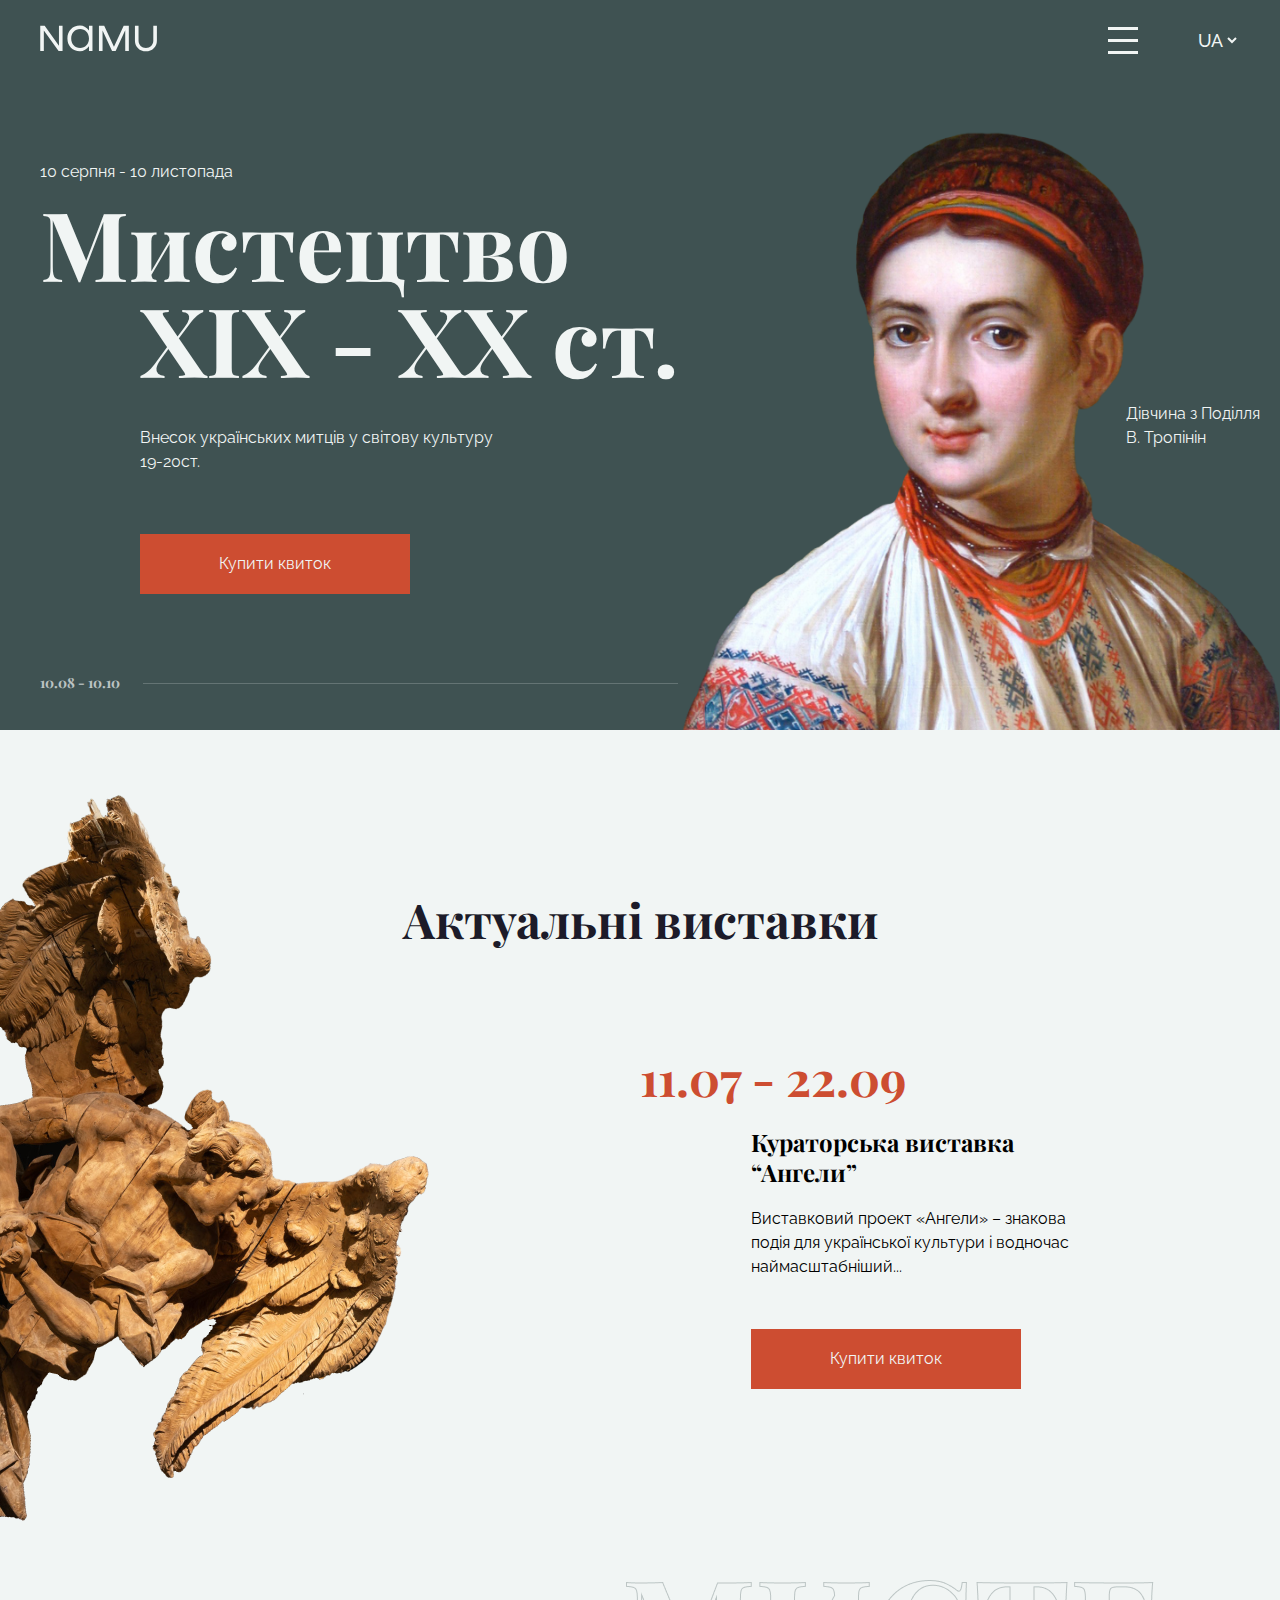
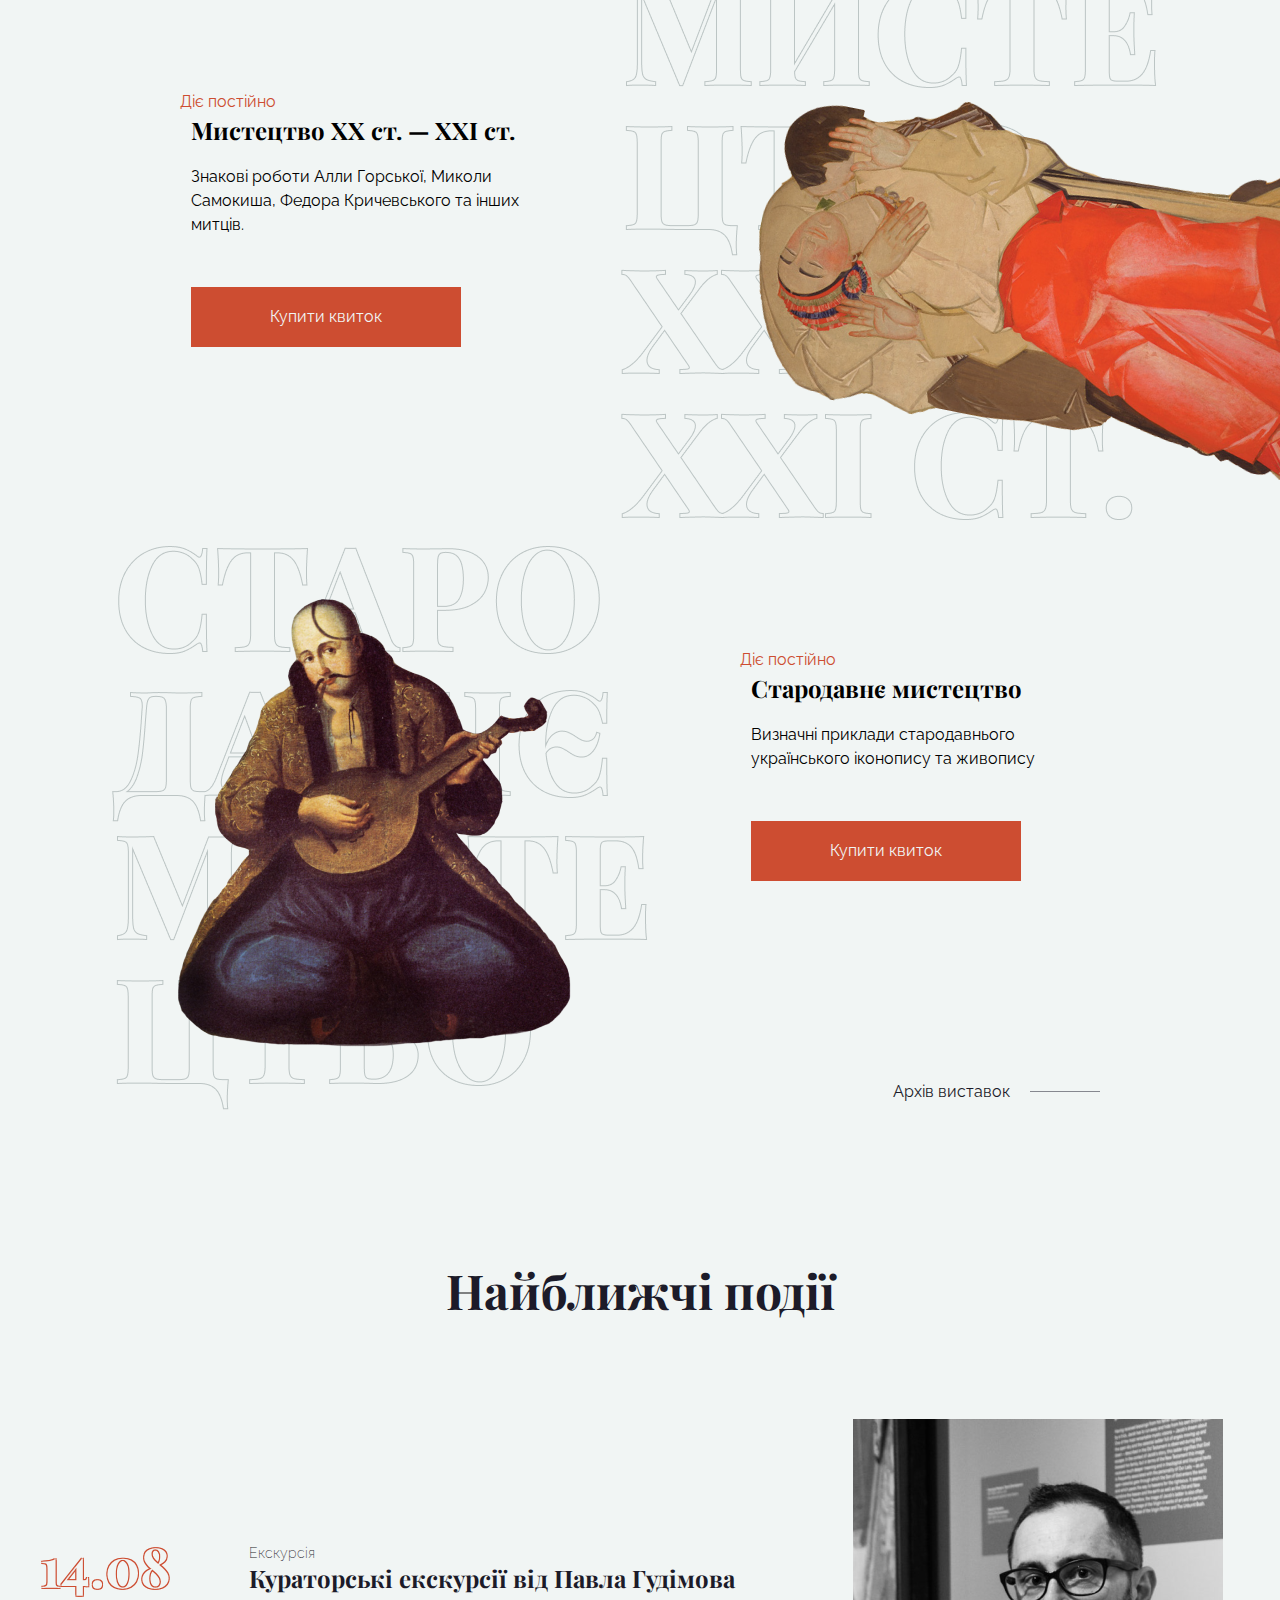
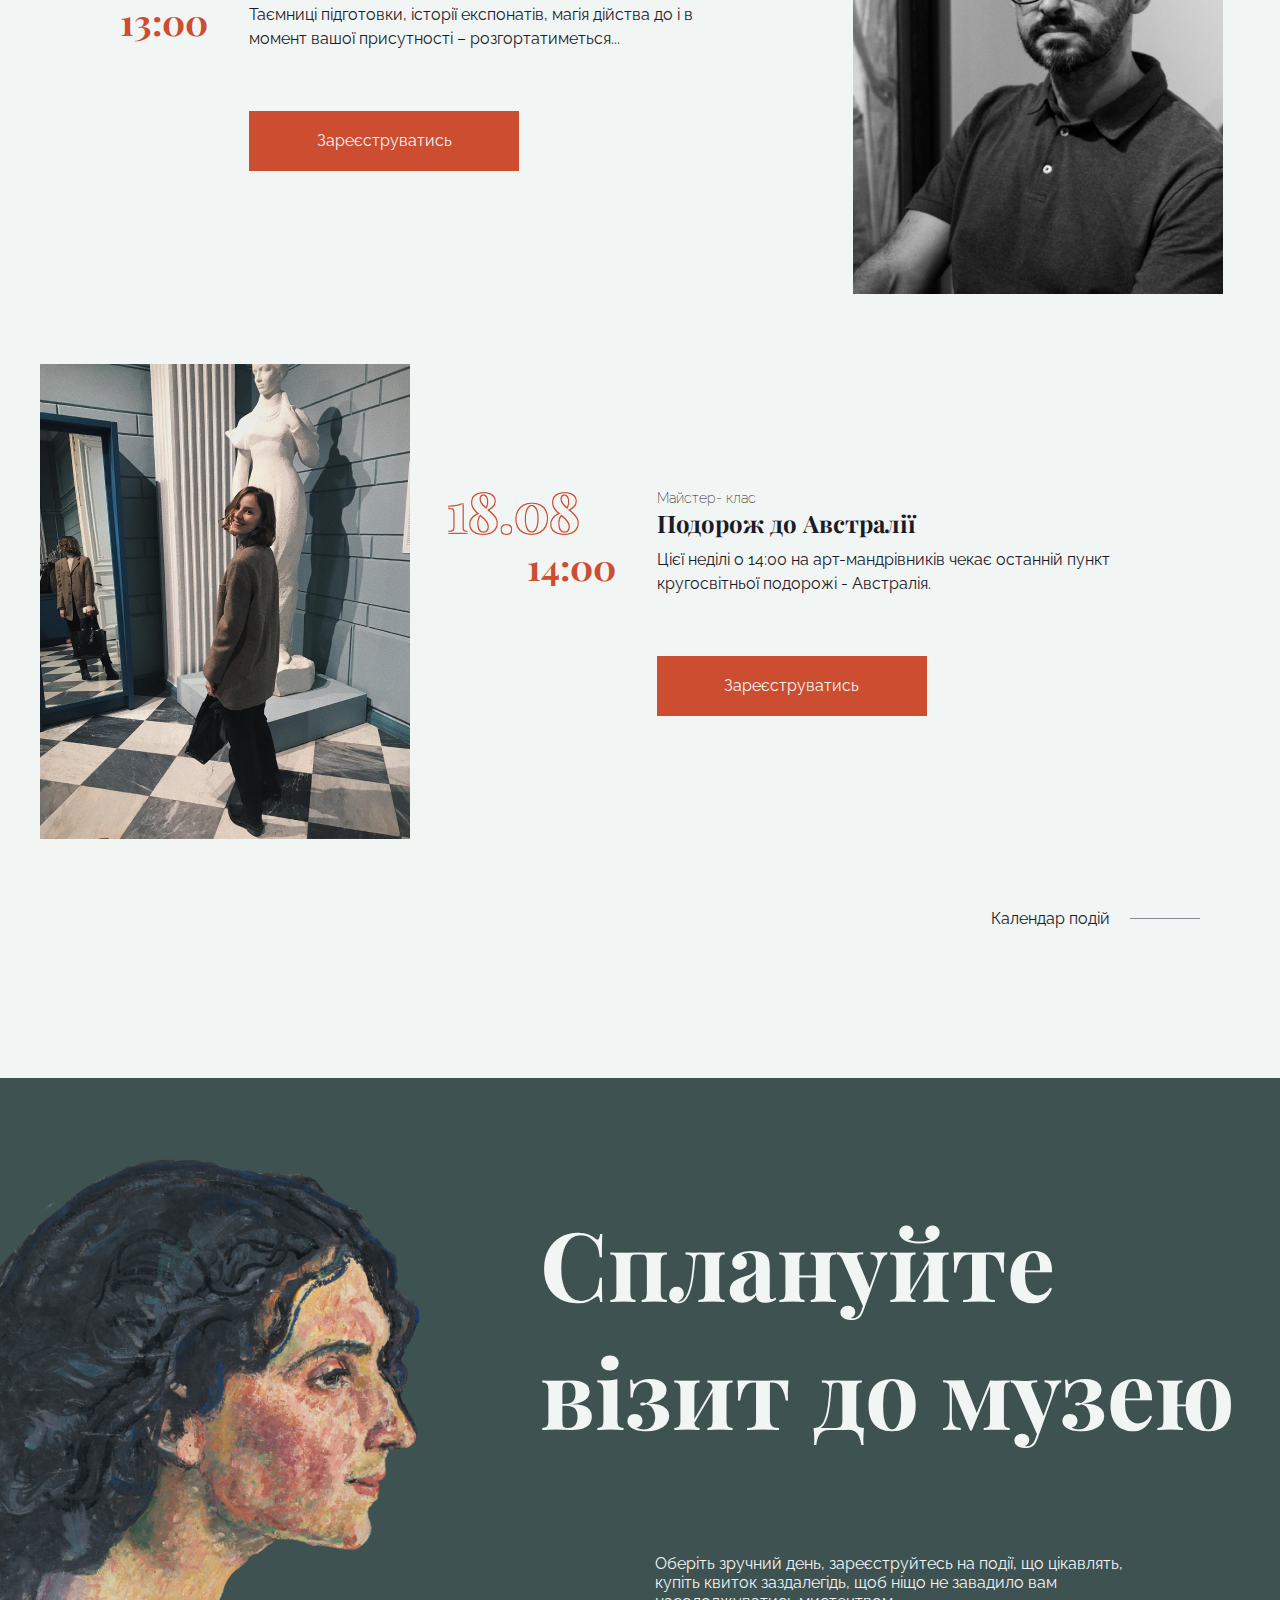
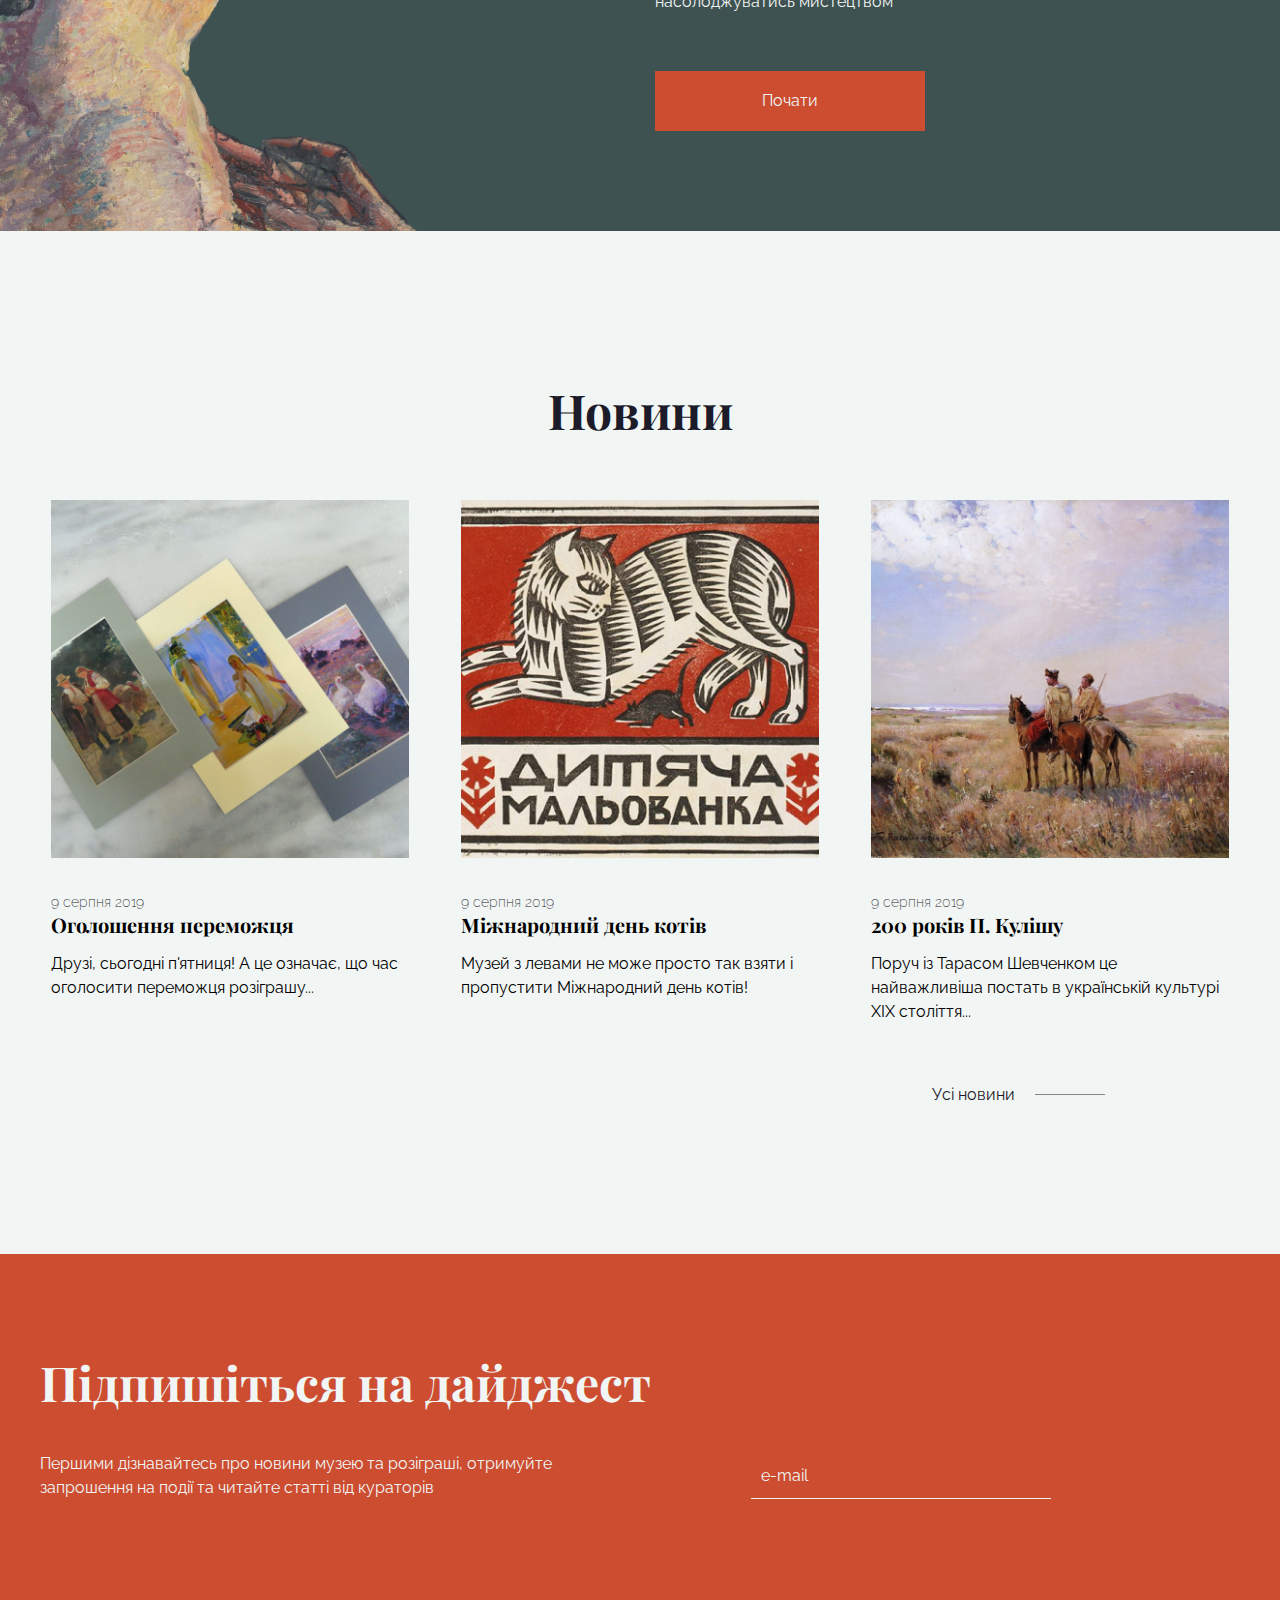
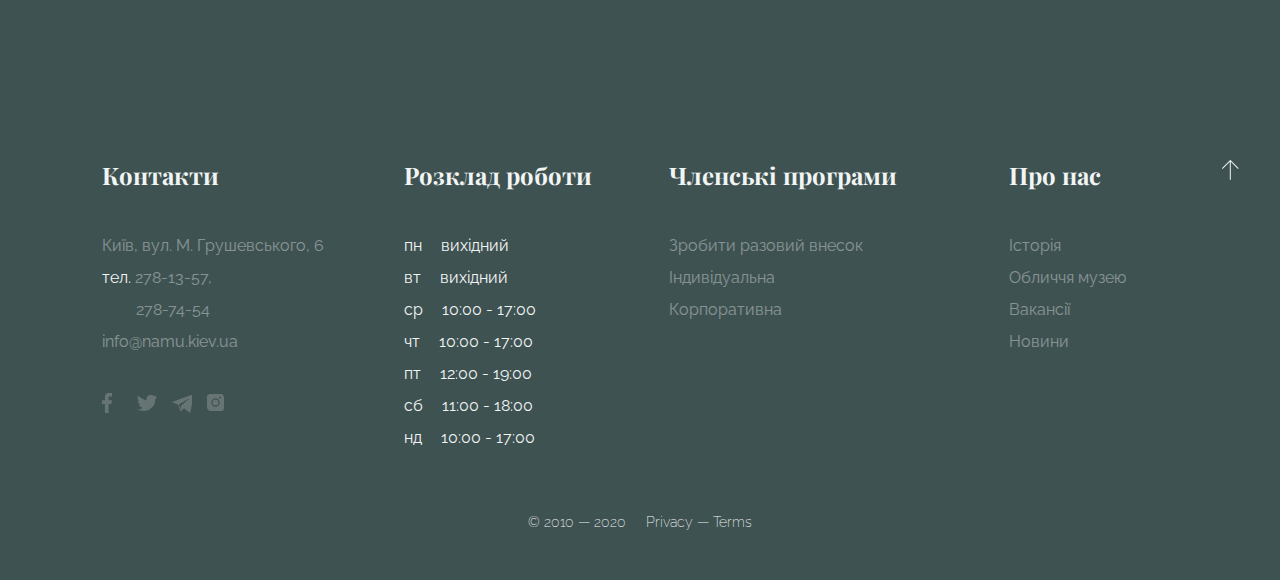
<file: index.html>
<!DOCTYPE html><html lang="en"><head><meta charset="UTF-8"><meta name="viewport" content="width=device-width, initial-scale=1.0"><title>NAMU</title><link rel="stylesheet" href="main.70aee39d.css"><link rel="icon" href="tab-icon.c3413491.png"><script type="text/javascript" src="main.8717b712.js" defer>
    </script></head><body> <header class="header"> <section class="header__container"> <div class="header__girl-wrapper"> <div class="header__girl-img-wrapper"> <img class="header__girl-img" alt="Girl from Podillya" src="header-girl.98daab1d.png"> </div> <span class="header__girl-title"> Дівчина з Поділля<br>В. Тропінін </span> </div> <div class="header__menu-wrapper"> <div class="header__menu"> <div class="header__menu-image"></div> <div class="header__menu-schedule-adress-container"> <div class="header__menu-schedule"> <a class="header__menu-schedule-link" href="#schedule"> <span class="header__menu-min-text"> Розклад сьогодні: </span> <span class="header__menu-default-text">12:00 - 19:00</span> </a> </div> <div class="header__menu-adress"> <span class="header__menu-min-text">Адреса:</span> <a class="header__menu-adress-link" href="https://goo.gl/maps/JpJr1hN42iMC6Rfv8" target="blank"> Київ, вул. М. Грушевського, 6 </a> </div> </div> <nav class="header__nav-menu"> <ul class="header__nav-menu-list"> <li class="header__nav-menu-item"> <a href="#visit" class="header__nav-menu-link">Спланувати візит</a> </li> <li class="header__nav-menu-item"> <a href="#events" class="header__nav-menu-link">Виставки та події</a> </li> <li class="header__nav-menu-item"> <a href="#collection" class="header__nav-menu-link">Колекція</a> </li> </ul> <div class="header__menu-links-line"></div> </nav> <div class="header__menu-btns-wrapper"> <button class="header__menu-buy-ticket-btn">Купити квиток</button> <a class="header__menu-subscription-btn-link" href="#digest"> <button class="header__menu-subscription-btn">Стати членом</button> </a> </div> </div> </div> <div class="header__top"> <a href="#" class="header__logo"> <svg class="header__logo-icon" width="117" height="27" fill="none" xmlns="http://www.w3.org/2000/svg"><path d="M18.96.8v19.944L4.668.8H.24V26h3.6V5.516L18.6 26h3.96V.8h-3.6zm30.017 0v4.788C46.889 2.672 43.649.584 39.941.584c-7.272 0-12.528 5.4-12.528 12.816s5.256 12.816 12.528 12.816c3.708 0 6.948-2.088 9.036-5.004V26h3.492V.8h-3.492zm-8.892 22.104c-5.148 0-8.892-3.996-8.892-9.504 0-5.508 3.744-9.504 8.892-9.504s8.892 3.996 8.892 9.504c0 5.508-3.744 9.504-8.892 9.504zM88.831.8h-5.148l-9.72 20.952L64.207.8H58.95V26h3.6V5.48L72.055 26h3.6L85.23 5.3V26h3.6V.8zm17.092 25.56c6.264 0 10.98-4.572 10.98-10.656V.8h-3.6v14.904c0 4.104-3.168 7.2-7.38 7.2s-7.38-3.096-7.38-7.2V.8h-3.6v14.904c0 6.084 4.716 10.656 10.98 10.656z"/></svg> </a> <div class="header__burger-wrapper"> <div class="header__burgermenu"> <span class="header__burgermenu-icon"></span> </div> <select class="header__select"> <option class="header__select-option">UA</option> <option class="header__select-option">EN</option> <option class="header__select-option">RU</option> </select> </div> </div> <div class="header__content"> <div class="header__content-wrapper"> <span class="header__content-date"> 10 серпня - 10 листопада </span> <h1 class="header__content-title"> Мистецтво<br> <span class="header__content-title-scnd-line">ХІХ - ХХ ст.</span> </h1> <span class="header__content-description"> Внесок українських митців у світову культуру 19-20ст. </span> </div> <div class="header__content-btn-wrapper"> <button class="header__content-btn">Купити квиток</button> </div> <span class="header__content-date-bottom"> 10.08 - 10.10 </span> </div> </section> </header> <main class="main"> <div class="main__container">  <section class="main__exhibitions exhibitions"> <div class="exhibitions__wrapper"> <h2 class="exhibitions__title">Актуальні виставки</h2> <div class="exhibitions__gallery-wrapper"> <div class="exhibitions__first-row-wrapper"> <div class="exhibitions__angel-img-wrapper"> <img class="exhibitions__angel-img" alt="Angel" src="angel.549e0b87.png"> </div> <h2 class="exhibitions__title-date">11.07 - 22.09</h2> <div class="exhibitions__exhibition-wrapper"> <h3 class="exhibitions__exhibition-title">Кураторська виставка “Ангели”</h3> <div class="exhibitions__exhibition-text-wrapper-1"> <p class="exhibitions__exhibition-text"> Виставковий проект «Ангели» – знакова подія для української культури і водночас наймасштабніший... </p> </div> <button class="exhibitions__buy-btn">Купити квиток</button> </div> </div> <div class="exhibitions__scnd-row-wrapper"> <div class="exhibitions__scnd-row-img-wrapper"> <img class="exhibitions__scnd-row-img" alt="Ukrainians" src="scnd_row_img.baae76aa.png"> <div class="exhibitions__scnd-row-img-background"> </div> </div> <span class="exhibitions__title-period">Діє постійно</span> <div class="exhibitions__exhibition-wrapper"> <h3 class="exhibitions__exhibition-title">Мистецтво ХХ ст. — XXI ст.</h3> <div class="exhibitions__exhibition-text-wrapper-2"> <p class="exhibitions__exhibition-text"> Знакові роботи Алли Горської, Миколи Самокиша, Федора Кричевського та інших митців. </p> </div> <button class="exhibitions__buy-btn">Купити квиток</button> </div> </div> <div class="exhibitions__third-row-wrapper"> <div class="exhibitions__third-row-img-wrapper"> <img class="exhibitions__third-row-img" alt="Ukrainians" src="third_row_img.4c4f9ffe.png"> <div class="exhibitions__third-row-img-background"> </div> </div> <span class="exhibitions__title-period">Діє постійно</span> <div class="exhibitions__exhibition-wrapper"> <h3 class="exhibitions__exhibition-title">Стародавнє мистецтво</h3> <div class="exhibitions__exhibition-text-wrapper-3"> <p class="exhibitions__exhibition-text"> Визначні приклади стародавнього українського іконопису та живопису </p> </div> <button class="exhibitions__buy-btn">Купити квиток</button> </div> </div> </div> <div class="exhibitions__archive-wrapper"> <a href="#" class="exhibitions__archive-link">Архів виставок</a> <div class="exhibitions__archive-line"></div> </div> </div> </section>   <section class="main__events events" id="events"> <div class="events__title-container"> <h2 class="events__title">Найближчі події</h2> </div> <div class="events__wrapper"> <div class="events__first-row-wrapper"> <div class="events__event-wrapper"> <div class="events__event-time-date-wrapper"> <span class="events__event-date"> 14.08 </span> <span class="events__event-time"> 13:00 </span> </div> <div class="events__event"> <div class="events__event-type-wrapper"> <span class="events__event-mobile-date"> 14 серпня, 13:00 </span> <span class="events__event-type"> Екскурсія </span> </div> <h3 class="events__event-name"> Кураторські екскурсії від Павла Гудімова </h3> <p class="events__event-about"> Таємниці підготовки, історії експонатів, магія дійства до і в момент вашої присутності – розгортатиметься... </p> <button class="events__register-btn">Зареєструватись</button> </div> </div> <img class="events__photo-img" alt="Photo" src="photo-row-1.75675e88.png"> </div> <div class="events__scnd-row-wrapper"> <div class="events__event-wrapper"> <div class="events__event-time-date-wrapper"> <span class="events__event-date"> 18.08 </span> <span class="events__event-time"> 14:00 </span> </div> <div class="events__event"> <div class="events__event-type-wrapper"> <span class="events__event-mobile-date"> 14 серпня, 13:00 </span> <span class="events__event-type"> Майстер-&nbsp;клас </span> </div> <h3 class="events__event-name"> Подорож до Австралії </h3> <p class="events__event-about"> Цієї неділі о 14:00 на арт-мандрівників чекає останній пункт кругосвітньої подорожі - Австралія. </p> <button class="events__register-btn">Зареєструватись</button> </div> </div> <img class="events__photo-img" alt="Photo" src="photo-row-2.e0df9862.png"> </div> <div class="events__calendar-wrapper"> <a href="#" class="events__calendar-link">Календар подій</a> <div class="events__calendar-line"></div> </div> </div> </section>   <section class="main__visit visit" id="visit"> <div class="visit__wrapper"> <div class="visit__title-and-text-container"> <h2 class="visit__title">Сплануйте візит до музею</h2> <div class="visit__description-and-button-wrapper"> <p class="visit__description"> Оберіть зручний день, зареєструйтесь на події, що цікавлять, купіть квиток заздалегідь, щоб ніщо не завадило вам насолоджуватись мистецтвом </p> <button class="visit__start-btn">Почати</button> </div> </div> <div class="visit__girl-img-wrapper"> <img class="visit__girl-img" alt="girl" src="visit-girl.ac04c58d.png"> </div> </div> </section>   <section class="main__news news"> <div class="news__wrapper"> <h2 class="news__title">Новини</h2> <div class="news__cards-wrapper"> <div class="news__card"> <div class="news__card-img-container"> <img class="news__card-img" src="news-1.9cadf956.png" alt="card-1-img"> </div> <span class="news__card-date">9 серпня 2019</span> <h3 class="news__card-title">Оголошення переможця</h3> <p class="news__card-description"> Друзі, сьогодні п'ятниця! А це означає, що час оголосити переможця розіграшу... </p> </div> <div class="news__card"> <div class="news__card-container"> <div class="news__card-img-container"> <img class="news__card-img" src="news-2.f6eb4ff4.png" alt="card-2-img"> </div> <span class="news__card-date">9 серпня 2019</span> <h3 class="news__card-title">Міжнародний день котів</h3> <p class="news__card-description"> Музей з левами не може просто так взяти і пропустити Міжнародний день котів! </p> </div> </div> <div class="news__card"> <div class="news__card-img-container"> <img class="news__card-img" src="news-3.19c3cd94.png" alt="card-3-img"> </div> <span class="news__card-date">9 серпня 2019</span> <h3 class="news__card-title">200 років П. Кулішу</h3> <p class="news__card-description"> Поруч із Тарасом Шевченком це найважливіша постать в українській культурі ХІХ століття... </p> </div> </div> <div class="news__cards-slider"> <div class="news__cards-slider-dot active" id="dot-1"></div> <div class="news__cards-slider-dot" id="dot-2"></div> <div class="news__cards-slider-dot" id="dot-3"></div> </div> </div> <div class="news__all-wrapper"> <a href="#" class="news__all-link">Усі&nbsp;новини</a> <div class="news__all-line"></div> </div> </section>   <section class="main__digest digest" id="digest"> <div class="digest__wrapper"> <div class="digest__text-container"> <h2 class="digest__title"> Підпишіться на дайджест </h2> <p class="digest__description"> Першими дізнавайтесь про новини музею та розіграші, отримуйте запрошення на події та читайте статті від кураторів </p> </div> <form class="digest__subscribe-form" action="#" method="GET"> <input class="digest__subscribe-mail-input" id="email-input" type="email" placeholder="e-mail" required> <input class="digest__subscribe-btn" id="subscribe-btn" type="submit" value=""> </form> </div> </section>  </div> </main> <footer class="footer"> <div class="footer__container"> <a class="footer__up-btn-link" href="#"> <button class="footer__up-btn" type="button" value=""> </button> </a> <div class="footer__wrapper"> <div class="footer__column-container"> <h3 class="footer__title"> Контакти </h3> <span class="footer__text"> <a class="footer__text-link" href="https://goo.gl/maps/YYwpAzQXjWKikDFb6" target="blank"> <span class="footer__text-item"> Київ,&nbsp;вул.&nbsp;М.&nbsp;Грушевського,&nbsp;6 </span> </a> <a class="footer__text-link" href="tel:278-13-57"> тел. <span class="footer__text-item"> 278-13-57, </span> </a> <a class="footer__text-link" href="tel:278-74-54"> &emsp;&emsp; <span class="footer__text-item"> 278-74-54 </span> </a> <a class="footer__text-link" href="mailto:info@namu.kiev.ua"> <span class="footer__text-item"> info@namu.kiev.ua </span> </a> </span> <div class="footer__icons-wrapper"> <a class="footer__icon-link" href="https://www.facebook.com/namu.museum/" target="blank"> <svg class="footer__facebook-icon" width="10" height="20" fill="none" xmlns="http://www.w3.org/2000/svg"><path d="M2.91 10.943V20h3.635v-9.057h2.728L10 7.17H6.545V4.528c0-.566.546-1.132 1.091-1.132H10V0H5.818C4.91 0 2.91 1.32 2.91 3.396V7.17H0v3.773h2.91z" fill="#C4C4C4"/></svg> </a> <a class="footer__icon-link" href="https://twitter.com/NAMU_120?ref_src=twsrc%5Egoogle%7Ctwcamp%5Eserp%7Ctwgr%5Eauthor" target="blank"> <svg class="footer__twitter-icon" width="20" height="16" fill="none" xmlns="http://www.w3.org/2000/svg"><path d="M3.79 13.967c-.843.488-2.878.474-3.79.406C.421 14.78 3.579 16 6.526 16c2.948 0 5.053-.407 8.632-3.66 2.863-2.601 3.158-6.369 2.947-7.928L20 2.38h-1.684L19.368.347c-.771.474-2.357 1.3-2.526.813-.21-.61-3.158-2.033-5.684-.407-2.021 1.301-1.684 3.05-1.474 4.473C5.894 4.819 1.053.753 1.053.753c-1.176 2.108.41 4.66 1.046 5.682l.006.01L.632 6.04c0 1.789 1.684 3.05 2.526 3.659H1.895c.673 1.789 2.807 2.778 3.79 3.05-.281.202-1.053.731-1.896 1.219z" fill="#C4C4C4"/></svg> </a> <a class="footer__icon-link" href="https://t.me/s/namu_museum120" target="blank"> <svg class="footer__telegram-icon" width="22" height="20" fill="none" xmlns="http://www.w3.org/2000/svg"><path fill-rule="evenodd" clip-rule="evenodd" d="M8.392 18.412l3.629-3.175L18.144 20 22 .948 0 9.113l6.124 2.722 2.268 6.577zm.453-1.814v-3.63l9.3-8.164-11.34 6.577 2.04 5.67v-.453z" fill="#C4C4C4"/></svg> </a> <a class="footer__icon-link" href="https://www.instagram.com/namu.museum/?hl=uk" target="blank"> <svg class="footer__instagram-icon" width="17" height="17" fill="none" xmlns="http://www.w3.org/2000/svg"><path fill-rule="evenodd" clip-rule="evenodd" d="M0 13.244V2.57C0 1.384 1.384 0 2.767 0h11.466C15.814 0 17 1.581 17 3.36v10.675A3.07 3.07 0 0113.837 17H3.953C1.78 17 0 15.419 0 13.244zm8.5-7.702a2.958 2.958 0 100 5.916 2.958 2.958 0 000-5.916zM4.342 8.5a4.158 4.158 0 118.316 0 4.158 4.158 0 01-8.316 0zm8.705-3.954a.988.988 0 100-1.976.988.988 0 000 1.977z" fill="#C4C4C4"/></svg> </a> </div> </div> <div class="footer__column-container"> <h3 class="footer__title"> Розклад роботи </h3> <span class="footer__text" id="schedule"> пн &emsp;вихідний<br> вт &emsp;вихідний<br> ср &emsp;10:00 - 17:00<br> чт &emsp;10:00 - 17:00<br> пт &emsp;12:00 - 19:00<br> сб &emsp;11:00 - 18:00<br> нд &emsp;10:00 - 17:00<br> </span> </div> <div class="footer__column-container"> <h3 class="footer__title"> Членські програми </h3> <span class="footer__text"> <a class="footer__text-link" href="#vnesok"> <span class="footer__text-item"> Зробити разовий внесок </span> </a> <a class="footer__text-link" href="#individual"> <span class="footer__text-item"> Індивідуальна </span> </a> <a class="footer__text-link" href="#group"> <span class="footer__text-item"> Корпоративна </span> </a> </span> </div> <div class="footer__column-container"> <h3 class="footer__title"> Про нас </h3> <span class="footer__text"> <a class="footer__text-link" href="#history"> <span class="footer__text-item"> Історія </span> </a> <a class="footer__text-link" href="#museum"> <span class="footer__text-item"> Обличчя музею </span> </a> <a class="footer__text-link" href="#vacancies"> <span class="footer__text-item"> Вакансії </span> </a> <a class="footer__text-link" href="#news"> <span class="footer__text-item"> Новини </span> </a> </span> </div> </div> <div class="footer__copyright-wrapper"> <div class="footer__text-thin"> © 2010 — 2020 </div> <div class="footer__text-thin"> Privacy — Terms </div> </div> </div> </footer> </body></html>
</file>
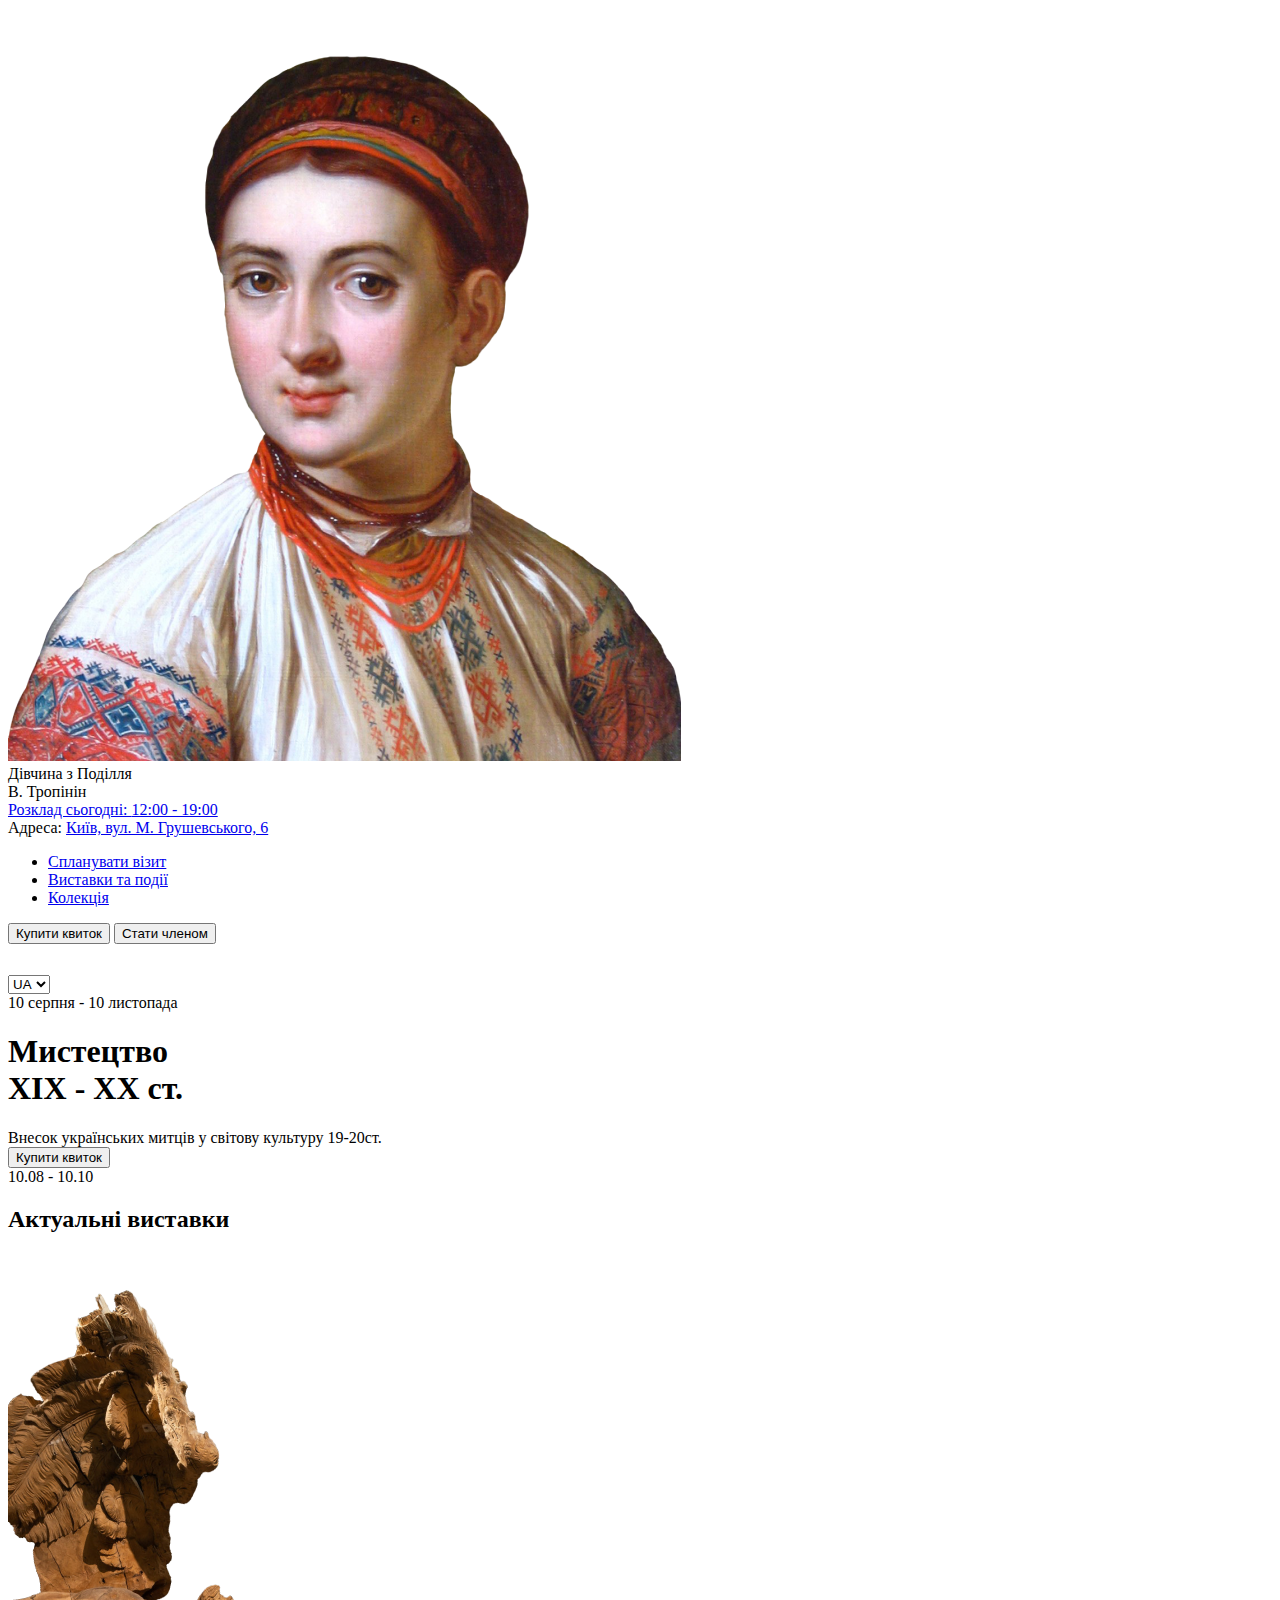
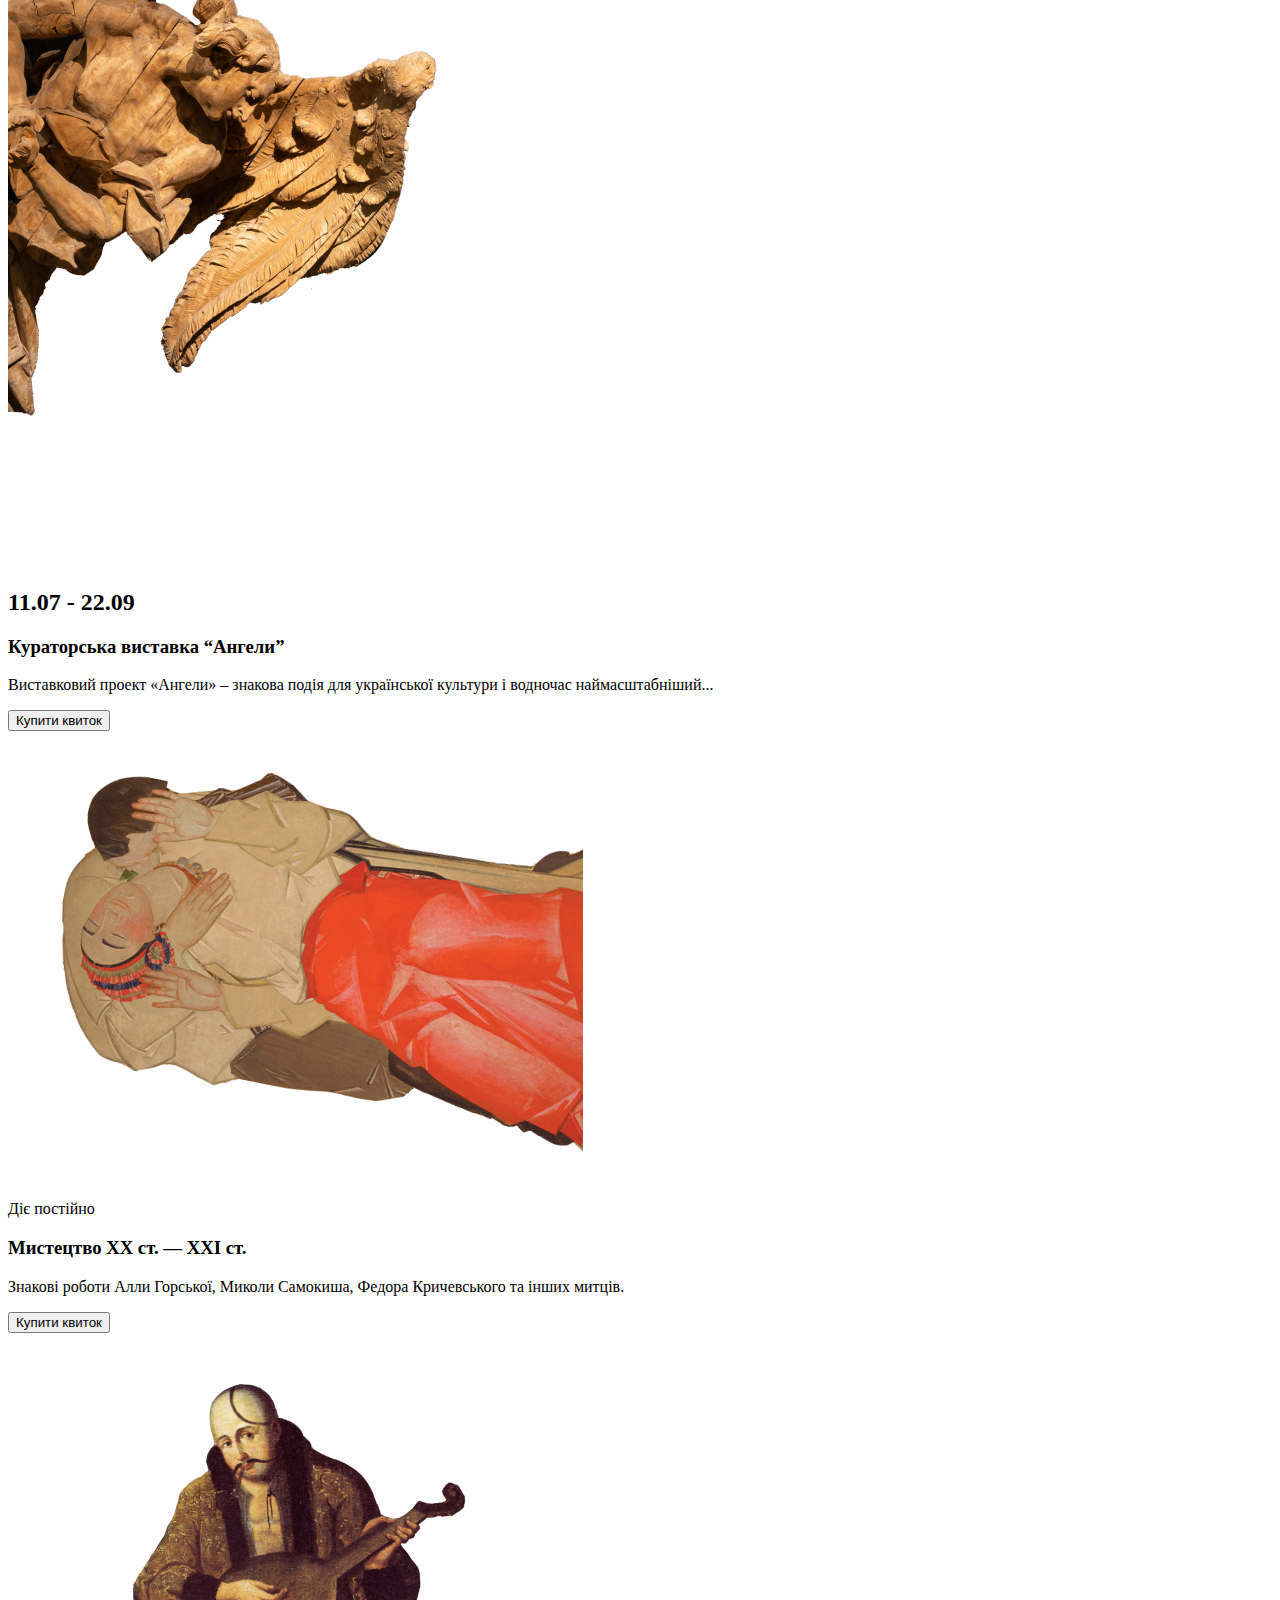
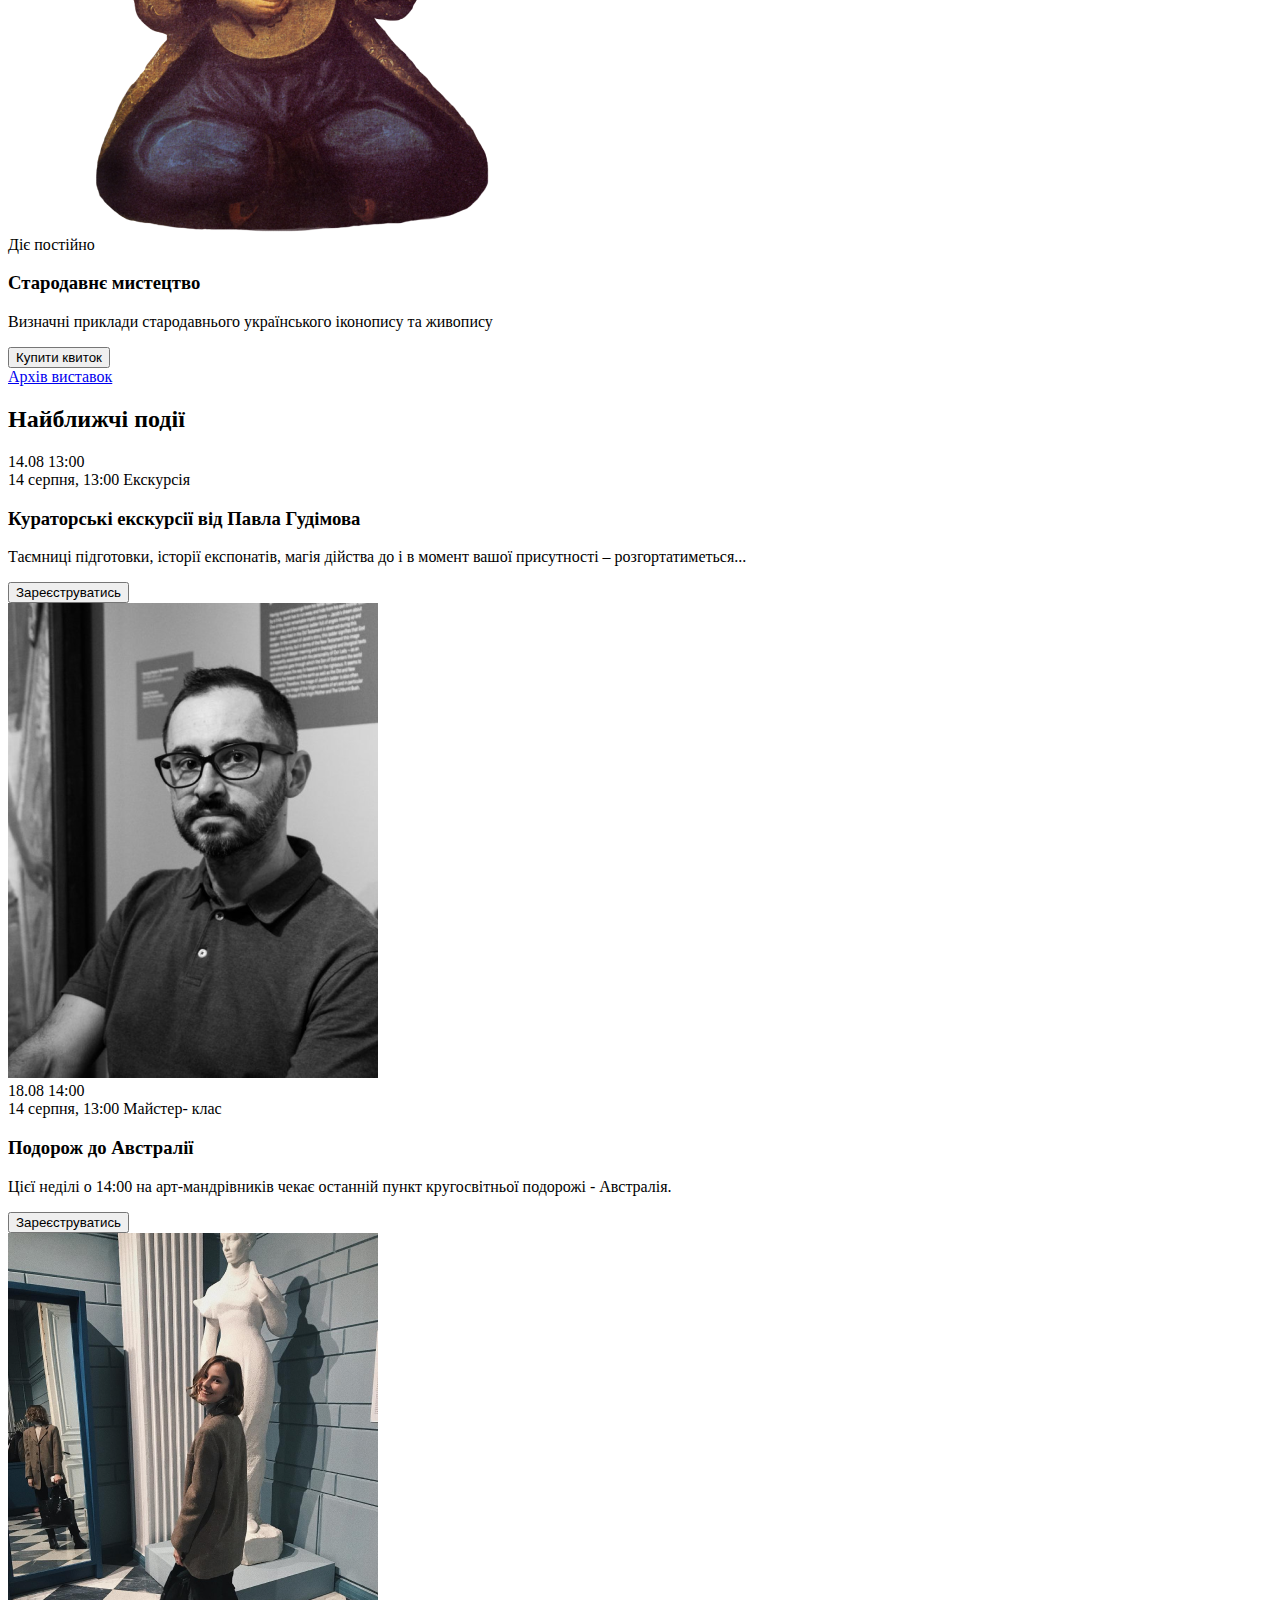
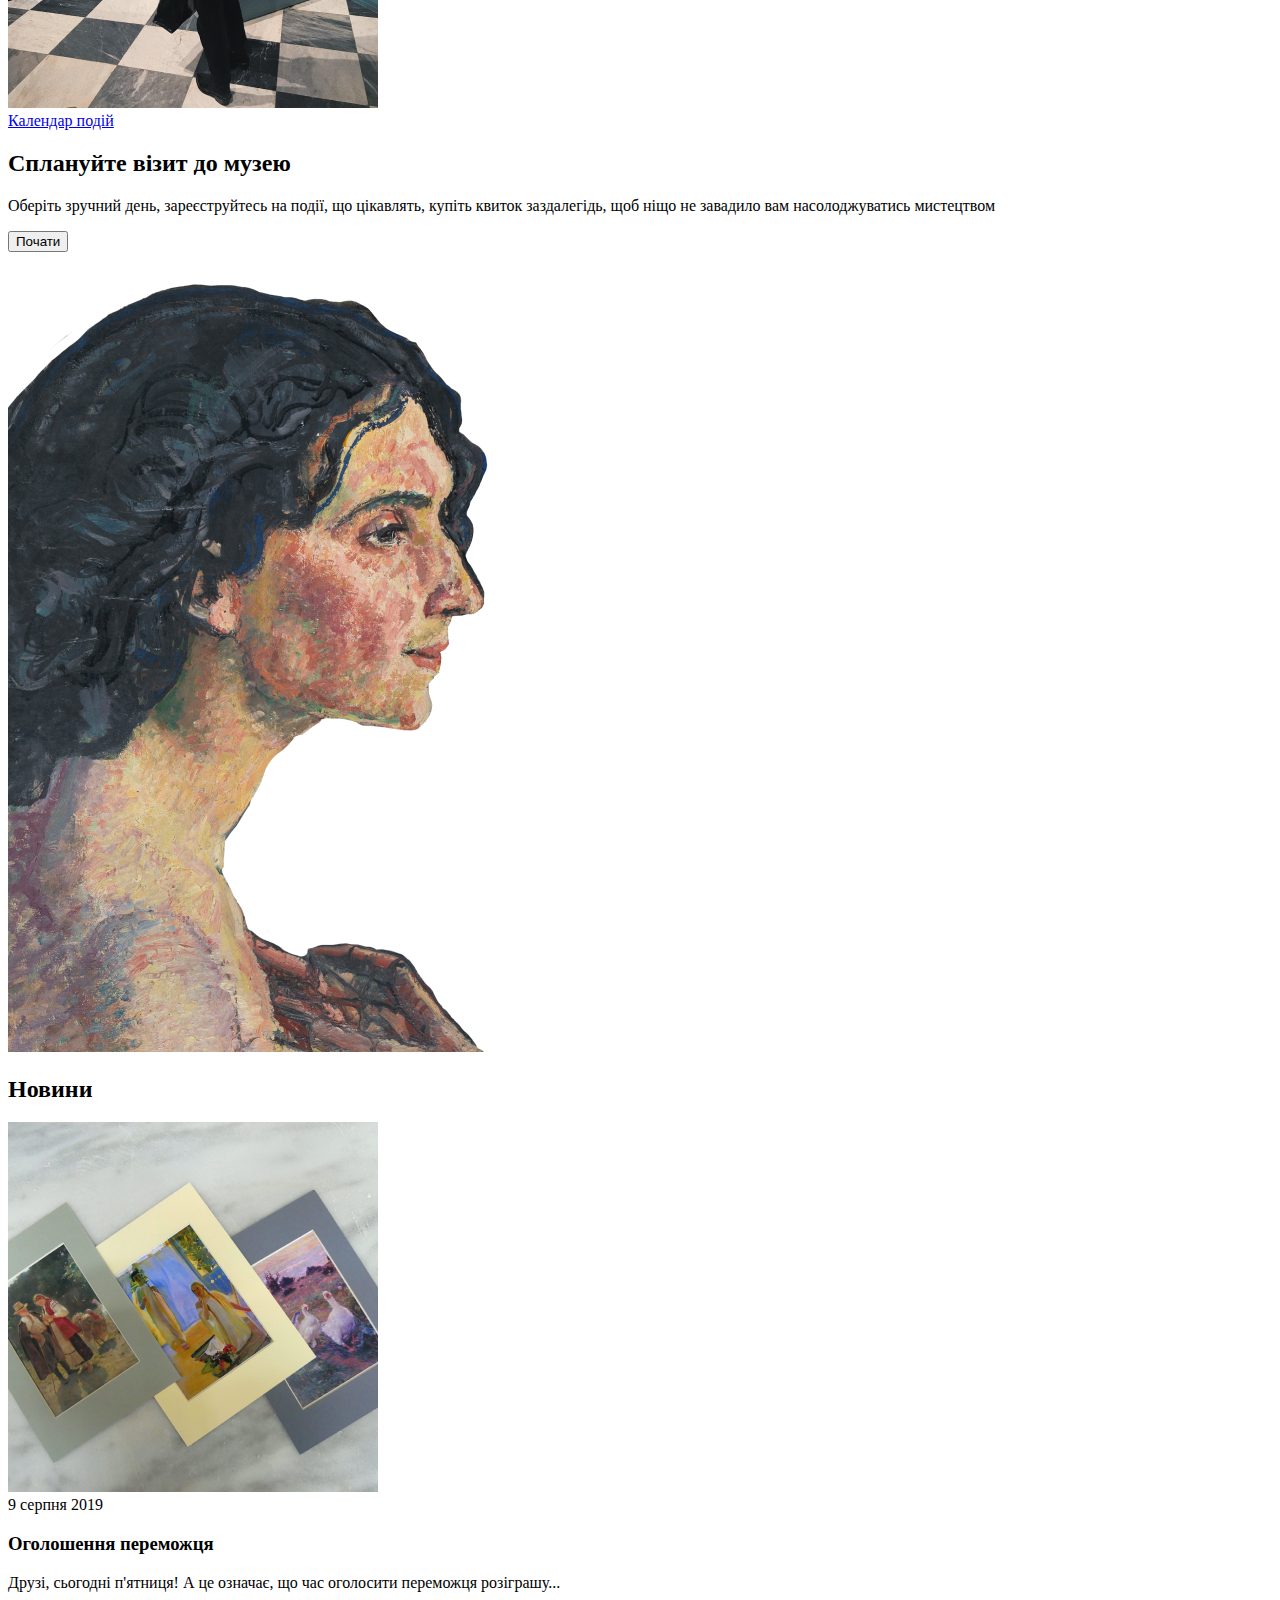
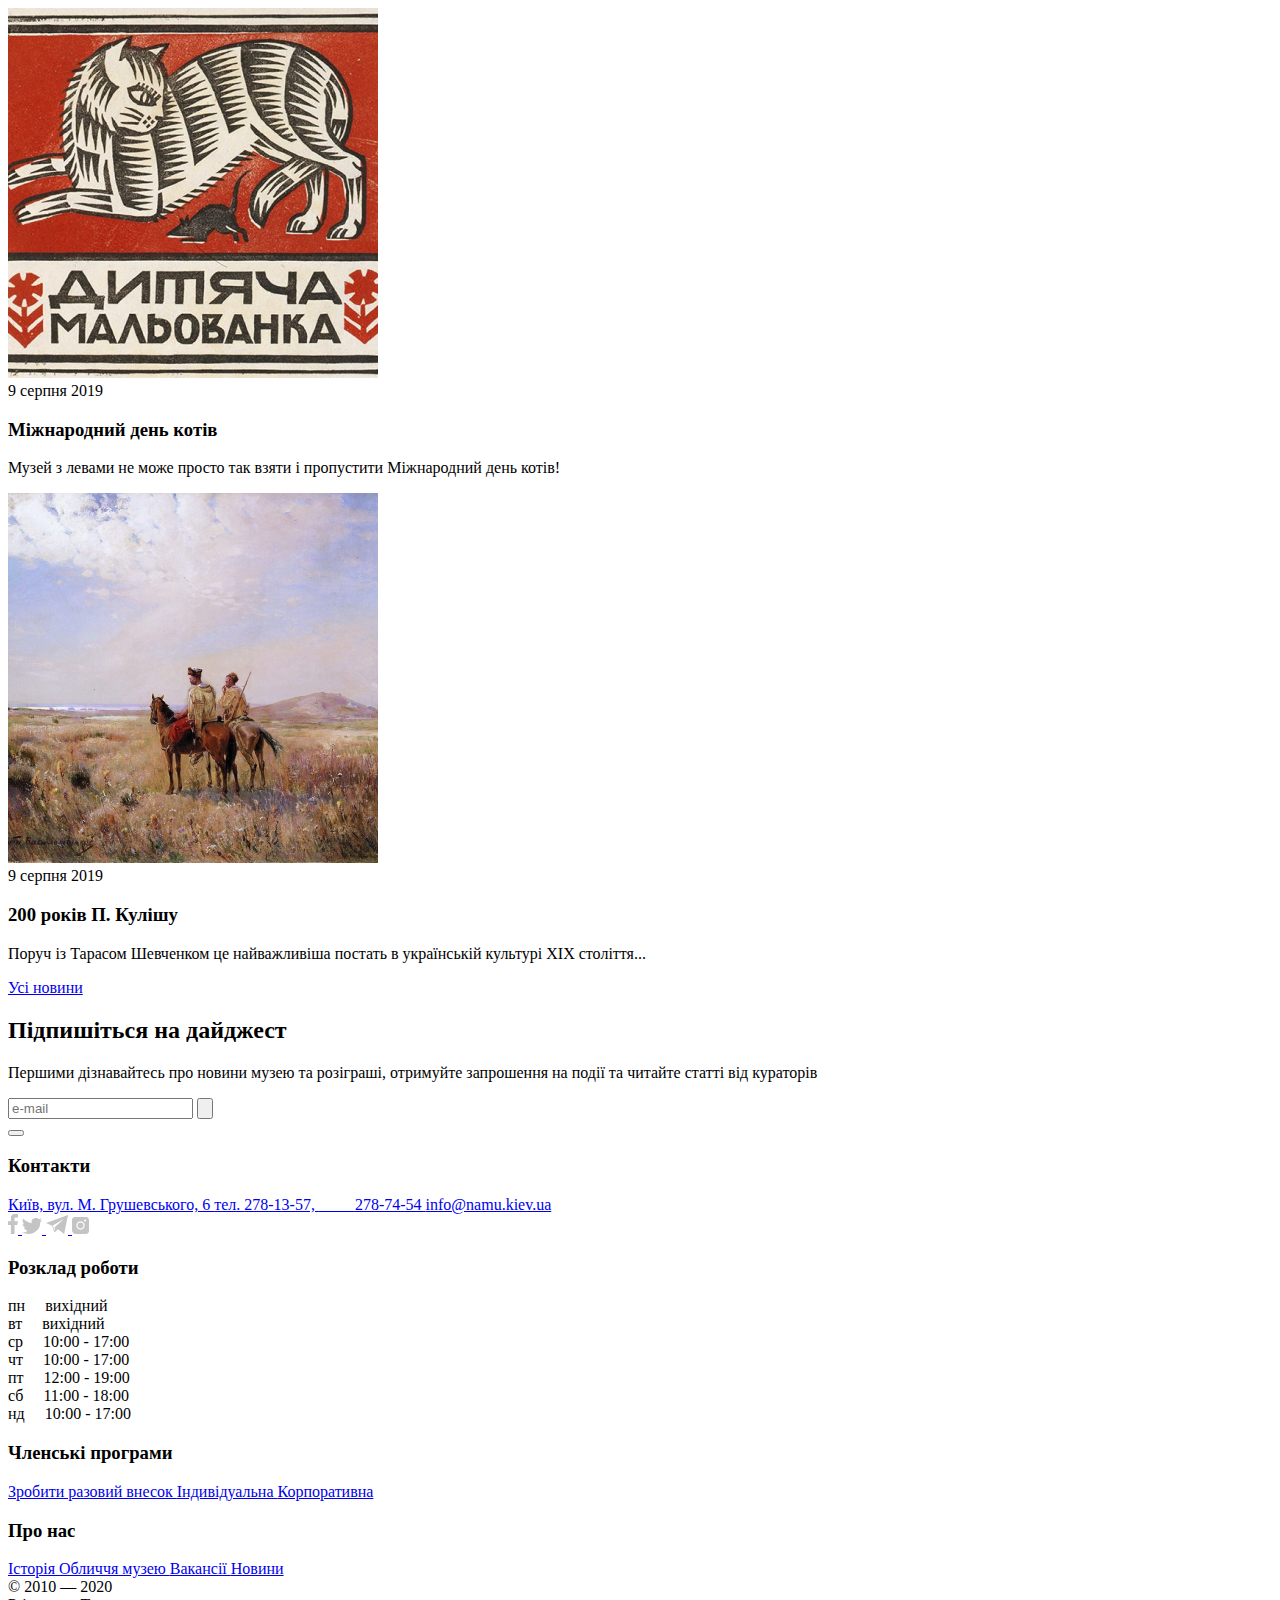
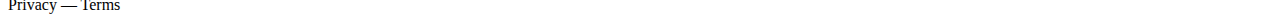
<file: src/index.html>
<!DOCTYPE html>
<html lang="en">
  <head>
    <meta charset="UTF-8">
    <meta name="viewport" content="width=device-width, initial-scale=1.0">
    <title>NAMU</title>
    <link rel="stylesheet" href="./styles/main.scss">
    <link rel="icon" href="./images/tab-icon.png">
    <script
      type="text/javascript"
      src="scripts/main.js"
      defer
    >
    </script>
  </head>
  <body>
    <header class="header">
      <section class="header__container">
        <div class="header__girl-wrapper">
          <div class="header__girl-img-wrapper">
            <img
              class="header__girl-img"
              alt="Girl from Podillya"
              src="./images/header-girl.png"
            >
          </div>
          <span class="header__girl-title">
            Дівчина з Поділля<br>В. Тропінін
          </span>
        </div>
        <div class="header__menu-wrapper">
          <div class="header__menu">
            <div class="header__menu-image"></div>
            <div class="header__menu-schedule-adress-container">
              <div class="header__menu-schedule">
                <a class="header__menu-schedule-link" href="#schedule">
                  <span class="header__menu-min-text">
                     Розклад сьогодні:
                  </span>
                  <span class="header__menu-default-text">12:00 - 19:00</span>
                </a>
              </div>
              <div class="header__menu-adress">
                <span class="header__menu-min-text">Адреса:</span>
                <a class="header__menu-adress-link" href="https://goo.gl/maps/JpJr1hN42iMC6Rfv8">Київ, вул. М. Грушевського, 6</a>
              </div>
            </div>
            <nav class="header__nav-menu">
              <ul class="header__nav-menu-list">
                <li class="header__nav-menu-item">
                  <a href="#visit" class="header__nav-menu-link">Спланувати візит</a>
                </li>
                <li class="header__nav-menu-item">
                  <a href="#events" class="header__nav-menu-link">Виставки та події</a>
                </li>
                <li class="header__nav-menu-item">
                  <a href="#collection" class="header__nav-menu-link">Колекція</a>
                </li>
              </ul>
              <div class="header__menu-links-line"></div>
            </nav>
            <div class="header__menu-btns-wrapper">
              <button class="header__menu-buy-ticket-btn">Купити квиток</button>
              <button class="header__menu-subscription-btn">Стати членом</button>
            </div>
          </div>
        </div>
        <div class="header__top">
          <a href="#" class="header__logo">
            <svg
              class="header__logo-icon"
              width="117"
              height="27"
              viewBox="0 0 117 27"
              fill="none"
              xmlns="http://www.w3.org/2000/svg"
            >
              <path d="M18.96 0.799998V20.744L4.668 0.799998H0.24V26H3.84V5.516L18.6
                26H22.56V0.799998H18.96ZM48.977 0.799998V5.588C46.889 2.672 43.649
                0.583999 39.941 0.583999C32.669 0.583999 27.413 5.984 27.413 13.4C27.413
                20.816 32.669 26.216 39.941 26.216C43.649 26.216 46.889 24.128 48.977
                21.212V26H52.469V0.799998H48.977ZM40.085 22.904C34.937 22.904 31.193 18.908
                31.193 13.4C31.193 7.892 34.937 3.896 40.085 3.896C45.233 3.896 48.977 7.892 48.977
                13.4C48.977 18.908 45.233 22.904 40.085 22.904ZM88.8309 0.799998H83.6829L73.9629
                21.752L64.2069 0.799998H58.9509V26H62.5509V5.48L72.0549 26H75.6549L85.2309
                5.3V26H88.8309V0.799998ZM105.923 26.36C112.187 26.36 116.903 21.788 116.903
                15.704V0.799998H113.303V15.704C113.303 19.808 110.135 22.904 105.923 22.904C101.711
                22.904 98.5425 19.808 98.5425 15.704V0.799998H94.9425V15.704C94.9425 21.788 99.6585
                26.36 105.923 26.36Z">
            </svg>
          </a>
          <div class="header__burger-wrapper">
            <div class="header__burgermenu">
              <span class="header__burgermenu-icon"></span>
            </div>
            <select class="header__select">
              <option class="header__select-option">UA</option>
              <option class="header__select-option">EN</option>
              <option class="header__select-option">RU</option>
            </select>
          </div>
        </div>
        <div class="header__content">
          <div class="header__content-wrapper">
            <span class="header__content-date">
              10 серпня - 10 листопада
            </span>
            <h1 class="header__content-title">
              Мистецтво<br>
              <span class="header__content-title-scnd-line">ХІХ - ХХ ст.</span>
            </h1>
            <span class="header__content-description">
              Внесок українських митців у світову культуру 19-20ст.
            </span>
          </div>
          <div class="header__content-btn-wrapper">
            <button class="header__content-btn">Купити квиток</button>
          </div>
          <span class="header__content-date-bottom">
            10.08 - 10.10
          </span>
        </div>
      </section>
    </header>
    <main class="main">
      <div class="main__container">
        <!--#region EXHIBITIONS-->
        <section class="main__exhibitions exhibitions">
          <div class="exhibitions__wrapper">
            <h2 class="exhibitions__title">Актуальні виставки</h2>
            <div class="exhibitions__gallery-wrapper">
              <div class="exhibitions__first-row-wrapper">
                <div class="exhibitions__angel-img-wrapper">
                  <img
                    class="exhibitions__angel-img"
                    alt="Angel"
                    src="./images/angel.png"
                  >
                </div>
                <h2 class="exhibitions__title-date">11.07 - 22.09</h2>
                <div class="exhibitions__exhibition-wrapper">
                  <h3 class="exhibitions__exhibition-title">Кураторська виставка “Ангели”</h3>
                  <div class="exhibitions__exhibition-text-wrapper-1">
                    <p class="exhibitions__exhibition-text">
                      Виставковий проект «Ангели» – знакова подія для української культури і водночас наймасштабніший...
                    </p>
                  </div>
                  <button class="exhibitions__buy-btn">Купити квиток</button>
                </div>
              </div>
              <div class="exhibitions__scnd-row-wrapper">
                <div class="exhibitions__scnd-row-img-wrapper">
                  <img
                    class="exhibitions__scnd-row-img"
                    alt="Ukrainians"
                    src="./images/scnd_row_img.png"
                  >
                  <div class="exhibitions__scnd-row-img-background">

                  </div>
                </div>
                <span class="exhibitions__title-period">Діє постійно</span>
                <div class="exhibitions__exhibition-wrapper">
                  <h3 class="exhibitions__exhibition-title">Мистецтво ХХ ст. — XXI ст.</h3>
                  <div class="exhibitions__exhibition-text-wrapper-2">
                    <p class="exhibitions__exhibition-text">
                      Знакові роботи Алли Горської, Миколи Самокиша, Федора Кричевського та інших митців.
                    </p>
                  </div>
                  <button class="exhibitions__buy-btn">Купити квиток</button>
                </div>
              </div>
              <div class="exhibitions__third-row-wrapper">
                <div class="exhibitions__third-row-img-wrapper">
                  <img
                    class="exhibitions__third-row-img"
                    alt="Ukrainians"
                    src="./images/third_row_img.png"
                  >
                  <div class="exhibitions__third-row-img-background">

                  </div>
                </div>
                <span class="exhibitions__title-period">Діє постійно</span>
                <div class="exhibitions__exhibition-wrapper">
                  <h3 class="exhibitions__exhibition-title">Стародавнє мистецтво</h3>
                  <div class="exhibitions__exhibition-text-wrapper-3">
                    <p class="exhibitions__exhibition-text">
                      Визначні приклади стародавнього українського іконопису та живопису
                    </p>
                  </div>
                  <button class="exhibitions__buy-btn">Купити квиток</button>
                </div>
              </div>
            </div>
            <div class="exhibitions__archive-wrapper">
              <a href="#" class="exhibitions__archive-link">Архів виставок</a>
              <div class="exhibitions__archive-line"></div>
            </div>
          </div>

        </section>
        <!--#endregion EXHIBITIONS-->
        <!--#region EVENTS-->
        <section class="main__events events" id="events">
          <div class="events__title-container">
            <h2 class="events__title">Найближчі події</h2>
          </div>
          <div class="events__wrapper">
            <div class="events__first-row-wrapper">
              <div class="events__event-wrapper">
                <div class="events__event-time-date-wrapper">
                  <span class="events__event-date">
                    14.08
                  </span>
                  <span class="events__event-time">
                    13:00
                  </span>
                </div>
                <div class="events__event">
                  <div class="events__event-type-wrapper">
                    <span class="events__event-mobile-date">
                      14 серпня, 13:00
                    </span>
                    <span class="events__event-type">
                      Екскурсія
                    </span>
                  </div>
                  <h3 class="events__event-name">
                    Кураторські екскурсії від Павла Гудімова
                  </h3>
                  <p class="events__event-about">
                    Таємниці підготовки, історії експонатів, магія дійства
                    до і в момент вашої присутності – розгортатиметься...
                  </p>
                  <button class="events__register-btn">Зареєструватись</button>
                </div>
              </div>
              <img
                class="events__photo-img"
                alt="Photo"
                src="./images/photo-row-1.png"
              >
            </div>
            <div class="events__scnd-row-wrapper">
              <div class="events__event-wrapper">
                <div class="events__event-time-date-wrapper">
                  <span class="events__event-date">
                    18.08
                  </span>
                  <span class="events__event-time">
                    14:00
                  </span>
                </div>
                <div class="events__event">
                  <div class="events__event-type-wrapper">
                    <span class="events__event-mobile-date">
                      14 серпня, 13:00
                    </span>
                    <span class="events__event-type">
                      Майстер-&nbsp;клас
                    </span>
                  </div>
                  <h3 class="events__event-name">
                    Подорож до Австралії
                  </h3>
                  <p class="events__event-about">
                    Цієї неділі о 14:00 на арт-мандрівників чекає
                    останній пункт кругосвітньої подорожі - Австралія.
                  </p>
                  <button class="events__register-btn">Зареєструватись</button>
                </div>
              </div>
              <img
                class="events__photo-img"
                alt="Photo"
                src="./images/photo-row-2.png"
              >
            </div>
            <div class="events__calendar-wrapper">
              <a href="#" class="events__calendar-link">Календар подій</a>
              <div class="events__calendar-line"></div>
            </div>
          </div>
        </section>
        <!--#endregion EVENTS-->
        <!--#region VISIT-->
        <section class="main__visit visit" id="visit">
          <div class="visit__wrapper">
            <div class="visit__title-and-text-container">
              <h2 class="visit__title">Сплануйте візит до музею</h2>
              <div class="visit__description-and-button-wrapper">
                <p class="visit__description">
                  Оберіть зручний день, зареєструйтесь на події,
                  що цікавлять, купіть квиток заздалегідь,
                  щоб ніщо не завадило вам насолоджуватись мистецтвом
                </p>
                <button class="visit__start-btn">Почати</button>
              </div>
            </div>
            <div class="visit__girl-img-wrapper">
              <img
                class="visit__girl-img"
                alt="girl"
                src="./images/visit-girl.png"
              >
            </div>
          </div>
        </section>
        <!--#endregion VISIT-->
        <!--#region NEWS-->
        <section class="main__news news">
          <div class="news__wrapper">
            <h2 class="news__title">Новини</h2>
            <div class="news__cards-wrapper">
              <div class="news__card">
                <div class="news__card-img-container">
                  <img
                    class="news__card-img"
                    src="./images/news-1.png"
                    alt="card-1-img"
                  >
                </div>
                <span class="news__card-date">9 серпня 2019</span>
                <h3 class="news__card-title">Оголошення переможця</h3>
                <p class="news__card-description">
                  Друзі, сьогодні п'ятниця! А це означає,
                  що час оголосити переможця розіграшу...
                </p>
              </div>
              <div class="news__card">
                <div class="news__card-img-container">
                  <img
                    class="news__card-img"
                    src="./images/news-2.png"
                    alt="card-2-img"
                  >
                </div>
                <span class="news__card-date">9 серпня 2019</span>
                <h3 class="news__card-title">Міжнародний день котів</h3>
                <p class="news__card-description">
                  Музей з левами не може просто так взяти
                  і пропустити Міжнародний день котів!
                </p>
              </div>
              <div class="news__card">
                <div class="news__card-img-container">
                  <img
                    class="news__card-img"
                    src="./images/news-3.png"
                    alt="card-3-img"
                  >
                </div>
                <span class="news__card-date">9 серпня 2019</span>
                <h3 class="news__card-title">200 років П. Кулішу</h3>
                <p class="news__card-description">
                  Поруч із Тарасом Шевченком це найважливіша
                  постать в українській культурі ХІХ століття...
                </p>
              </div>
            </div>
            <div class="news__cards-slider">
              <div class="news__cards-slider-dot active" id="dot-1"></div>
              <div class="news__cards-slider-dot" id="dot-2"></div>
              <div class="news__cards-slider-dot" id="dot-3"></div>
            </div>
          </div>
          <div class="news__all-wrapper">
            <a href="#" class="news__all-link">Усі&nbsp;новини</a>
            <div class="news__all-line"></div>
          </div>
        </section>
        <!--#endregion NEWS-->
        <!--#region DIGEST-->
        <section class="main__digest digest">
          <div class="digest__wrapper">
            <div class="digest__text-container">
              <h2 class="digest__title">
                Підпишіться на дайджест
              </h2>
              <p class="digest__description">
                Першими дізнавайтесь про новини музею та розіграші,
                отримуйте запрошення на події та читайте статті від кураторів
              </p>
            </div>
            <form
              class="digest__subscribe-form"
              action="#"
              method="GET"
            >
              <input
                class="digest__subscribe-mail-input"
                id="email-input"
                type="email"
                placeholder="e-mail"
                required
              >
              <input
                class="digest__subscribe-btn"
                id="subscribe-btn"
                type="submit"
                value=""
              >
            </form>
          </div>
        </section>
        <!--#endregion DIGEST-->
      </div>
    </main>
    <footer class="footer">
      <div class="footer__container">
        <a class="footer__up-btn-link" href="#">
          <button
            class="footer__up-btn"
            type="button"
            value=""
          >
          </button>
        </a>
        <div class="footer__wrapper">
          <div class="footer__column-container">
            <h3 class="footer__title">
              Контакти
            </h3>
            <span class="footer__text">
              <a class="footer__text-link" href="https://goo.gl/maps/YYwpAzQXjWKikDFb6">
                <span class="footer__text-item">
                  Київ,&nbsp;вул.&nbsp;М.&nbsp;Грушевського,&nbsp;6
                </span>
              </a>
              <a class="footer__text-link" href="tel:278-13-57">
                тел.
                <span class="footer__text-item">
                 278-13-57,
                </span>
              </a>
              <a class="footer__text-link" href="tel:278-74-54">
                &emsp;&emsp;
                <span class="footer__text-item">
                  278-74-54
                </span>
              </a>
              <a class="footer__text-link" href="mailto:info@namu.kiev.ua">
                <span class="footer__text-item">
                  info@namu.kiev.ua
                </span>
              </a>
            </span>
            <div class="footer__icons-wrapper">
              <a
                class="footer__icon-link"
                href="https://www.facebook.com/namu.museum/"
              >
                <svg
                  class="footer__facebook-icon"
                  width="10"
                  height="20"
                  viewBox="0 0 10 20"
                  fill="none"
                  xmlns="http://www.w3.org/2000/svg"
                >
                  <path
                    d="M2.90909 10.9434V20H6.54545V10.9434H9.27273L10
                      7.16981H6.54545V4.5283C6.54545 3.96226 7.09091 3.39623
                      7.63636 3.39623H10V0H5.81818C4.90909 0 2.90909 1.32075
                      2.90909 3.39623V7.16981H0V10.9434H2.90909Z"
                    fill="#C4C4C4"
                  >
                </svg>
              </a>
              <a
                class="footer__icon-link"
                href="https://twitter.com/NAMU_120?ref_src=twsrc%5Egoogle%7Ctwcamp%5Eserp%7Ctwgr%5Eauthor"
              >
                <svg
                  class="footer__twitter-icon"
                  width="20"
                  height="16"
                  viewBox="0 0 20 16"
                  fill="none"
                  xmlns="http://www.w3.org/2000/svg"
                >
                  <path
                    d="M3.78947 13.9669C2.94737 14.4548 0.912281 14.4412 0
                      14.3734C0.421053 14.78 3.57895 16 6.52632 16C9.47368
                      16 11.5789 15.5934 15.1579 12.3408C18.0211 9.73865
                      18.3158 5.971 18.1053 4.41244L20 2.37953H18.3158L19.3684
                      0.346626C18.5965 0.820951 17.0105 1.64763 16.8421 1.15973C16.6316
                      0.549857 13.6842 -0.873177 11.1579 0.753142C9.13684 2.0542 9.47368
                      3.80257 9.68421 5.22553C5.89474 4.81902 1.05263 0.753142 1.05263
                      0.753142C-0.122503 2.86053 1.46337 5.41233 2.09911 6.43529L2.10526
                      6.4452L0.631579 6.03862C0.631579 7.82757 2.31579 9.08812 3.15789
                      9.69776H1.89474C2.56842 11.4867 4.70175 12.4761 5.68421 12.7471C5.40351
                      12.9504 4.63158 13.479 3.78947 13.9669Z"
                    fill="#C4C4C4"
                  >
                </svg>
              </a>
              <a
                class="footer__icon-link"
                href="https://t.me/s/namu_museum120"
              >
                <svg
                  class="footer__telegram-icon"
                  width="22"
                  height="20"
                  viewBox="0 0 22 20"
                  fill="none"
                  xmlns="http://www.w3.org/2000/svg"
                >
                  <path
                    fill-rule="evenodd"
                    clip-rule="evenodd"
                    d="M8.39175 18.4122L12.0206 15.2369L18.1443 19.9998L22 0.948242L0
                    9.11319L6.12371 11.8348L8.39175 18.4122ZM8.84533 16.5978V12.9689L18.1443
                    4.80396L6.80409 11.3813L8.84533 17.0514V16.5978Z"
                    fill="#C4C4C4"
                  >
                </svg>
              </a>
              <a
                class="footer__icon-link"
                href="https://www.instagram.com/namu.museum/?hl=uk"
              >
                <svg
                  class="footer__instagram-icon"
                  width="17"
                  height="17"
                  viewBox="0 0 17 17"
                  fill="none"
                  xmlns="http://www.w3.org/2000/svg"
                >
                  <path
                  fill-rule="evenodd"
                  clip-rule="evenodd"
                  d="M0 13.2442V2.56977C0 1.38372 1.38372 0 2.76744 0H14.2326C15.814
                    0 17 1.5814 17 3.36047V14.0349C17 15.2209 16.0116 17 13.8372
                    17H3.95349C1.77907 17 0 15.4186 0 13.2442ZM8.50003 5.54189C6.8663
                    5.54189 5.54189 6.8663 5.54189 8.50003C5.54189 10.1338 6.8663 11.4582
                    8.50003 11.4582C10.1338 11.4582 11.4582 10.1338 11.4582 8.50003C11.4582
                    6.8663 10.1338 5.54189 8.50003 5.54189ZM4.34189 8.50003C4.34189 6.20356
                    6.20356 4.34189 8.50003 4.34189C10.7965 4.34189 12.6582 6.20356 12.6582
                    8.50003C12.6582 10.7965 10.7965 12.6582 8.50003 12.6582C6.20356 12.6582
                    4.34189 10.7965 4.34189 8.50003ZM13.0466 4.5465C13.5924 4.5465 14.035
                    4.10399 14.035 3.55813C14.035 3.01226 13.5924 2.56976 13.0466 2.56976C12.5007
                    2.56976 12.0582 3.01226 12.0582 3.55813C12.0582
                    4.10399 12.5007 4.5465 13.0466 4.5465Z"
                  fill="#C4C4C4"
                  >
                </svg>
              </a>
            </div>
          </div>
          <div class="footer__column-container">
            <h3 class="footer__title">
              Розклад роботи
            </h3>
            <span class="footer__text" id="schedule">
              пн &emsp;вихідний<br>
              вт &emsp;вихідний<br>
              ср &emsp;10:00 - 17:00<br>
              чт &emsp;10:00 - 17:00<br>
              пт &emsp;12:00 - 19:00<br>
              сб &emsp;11:00 - 18:00<br>
              нд &emsp;10:00 - 17:00<br>
            </span>
          </div>
          <div class="footer__column-container">
            <h3 class="footer__title">
              Членські програми
            </h3>
            <span class="footer__text">
              <a class="footer__text-link" href="#vnesok">
                <span class="footer__text-item">
                  Зробити разовий внесок
                </span>
              </a>
              <a class="footer__text-link" href="#individual">
                <span class="footer__text-item">
                  Індивідуальна
                </span>
              </a>
              <a class="footer__text-link" href="#group">
                <span class="footer__text-item">
                  Корпоративна
                </span>
              </a>
            </span>
          </div>
          <div class="footer__column-container">
            <h3 class="footer__title">
              Про нас
            </h3>
            <span class="footer__text">
              <a class="footer__text-link" href="#history">
                <span class="footer__text-item">
                  Історія
                </span>
              </a>
              <a class="footer__text-link" href="#museum">
                <span class="footer__text-item">
                  Обличчя музею
                </span>
              </a>
              <a class="footer__text-link" href="#vacancies">
                <span class="footer__text-item">
                  Вакансії
                </span>
              </a>
              <a class="footer__text-link" href="#news">
                <span class="footer__text-item">
                  Новини
                </span>
              </a>
            </span>
          </div>
        </div>
        <div class="footer__copyright-wrapper">
          <div class="footer__text-thin">
            © 2010 — 2020
          </div>
          <div class="footer__text-thin">
            Privacy — Terms
          </div>
        </div>
      </div>
    </footer>
  </body>
</html>
</file>
<file: main.70aee39d.css>
@import url("https://fonts.googleapis.com/css2?family=Raleway:wght@200;400;500;700&display=swap");@import url("https://fonts.googleapis.com/css2?family=Playfair+Display:wght@400;500;700&family=Raleway:wght@400;700&display=swap");h1{font-family:Roboto,sans-serif;font-weight:400}.header{max-width:100%;height:730px;background-color:#3f5252;position:relative;overflow:hidden}.header__logo-icon{fill:#f1f5f4;transition:fill .4s}.header__logo-icon:hover{fill:#cd4d31}.header__container{max-width:1280px;height:730px;margin:auto;padding:0 40px;position:relative}.header__top{position:relative;height:80px;z-index:3}.header__burger-wrapper,.header__top{display:flex;justify-content:space-between;align-items:center}.header__select{outline:none;background-color:transparent;color:#f1f5f4;border:none;font-family:Raleway,Helvetica,sans-serif;font-weight:500;font-size:18px;cursor:pointer}.header__select-option{border:none;background-color:#3f5252}.header__burgermenu{position:relative;display:flex;justify-content:center;align-items:center;margin-right:40px;width:62px;height:62px;padding:30px;cursor:pointer}.header__burgermenu-icon,.header__burgermenu-icon:after,.header__burgermenu-icon:before{width:30px;position:relative;height:3px;background:#f1f5f4;display:block;transition:.3s}.header__burgermenu-icon:before{content:"";top:-12px;height:3px;transition:top .3s .3s,transform .3s cubic-bezier(.23,1,.32,1)}.header__burgermenu-icon:after{content:"";bottom:-9px;height:3px;transition:bottom .3s .3s,transform .3s cubic-bezier(.23,1,.32,1)}.header__burgermenu-icon.active:before{content:"";top:0;transform:rotate(45deg) translateX(2px);transition:top .3s,transform .3s cubic-bezier(.68,1,.27,1.55) .3s}.header__burgermenu-icon.active:after{content:"";bottom:0;transform:rotate(-45deg) translateX(2px);transition:bottom .3s,transform .3s cubic-bezier(.68,1,.27,1.55) .3s}.header__burgermenu-icon.active{background:transparent}.header__content{margin-top:80px;color:#f1f5f4}.header__content,.header__content-wrapper{display:flex;flex-direction:column}.header__content-date{font-family:Raleway,Helvetica,sans-serif;font-weight:400;font-size:16px;line-height:24px}.header__content-title{margin-top:10px;font-family:Playfair Display,Helvetica,sans-serif;font-weight:700;font-size:96px;line-height:96px}.header__content-title-scnd-line{margin-left:100px}.header__content-description{max-width:370px;margin:40px 0 0 100px}.header__content-btn,.header__content-description{font-family:Raleway,Helvetica,sans-serif;font-weight:400;font-size:16px;line-height:24px}.header__content-btn{height:60px;width:270px;background-color:#cd4d31;color:#f1f5f4;margin:60px 0 0 100px;cursor:pointer;transition:background-color .3s;outline:none;border:2px solid transparent}.header__content-btn:focus,.header__content-btn:hover{background-color:#a33d26}.header__content-date-bottom{font-family:Playfair Display,Helvetica,sans-serif;font-weight:700;font-size:14px;line-height:18px;margin-top:80px;opacity:.7}.header__content-date-bottom:after{content:"";display:inline-block;position:relative;bottom:4px;margin-left:20px;width:535px;height:1px;background-color:#f1f5f4;opacity:.3}.header__girl-wrapper{position:absolute;width:620px;height:640px;right:-10px;bottom:0;transition:right .5s}.header__girl-wrapper.animate{right:-110vh}.header__girl-img{object-fit:contain;overflow:hidden;position:absolute;width:620px;height:670px;z-index:3;transition:.3s}.header__girl-title{font-family:Raleway,Helvetica,sans-serif;font-weight:400;font-size:16px;line-height:24px;color:#f1f5f4;position:absolute;bottom:280px;right:30px;transition:.3s}.header__nav-menu{font-family:Playfair Display,Helvetica,sans-serif;font-weight:700;font-size:48px;line-height:58px}.header__nav-menu-list{list-style:none}.header__nav-menu-item{margin-bottom:40px}.header__nav-menu-link{position:relative;color:#f1f5f4;text-decoration:none;transition:color .3s}.header__nav-menu-link:after{bottom:-5px;content:"";display:block;height:2px;left:50%;position:absolute;background:#cd4d31;transition:width .3s ease 0s,left .3s ease 0s;width:0}.header__nav-menu-link:hover{color:#cd4d31}.header__nav-menu-link:hover:after{width:100%;left:0}.header__menu{margin:0 40px}.header__menu-wrapper{width:100%;height:730px;background:#3f5252;color:#ccc;position:absolute;transition:right .3s ease-in-out;transition-delay:.3s;right:-100vw;z-index:2}.header__menu-wrapper.animate{right:0}.header__menu-image{background-image:url(header-artist.be25a806.png);position:absolute;background-size:cover;background-repeat:no-repeat;background-position:50%;width:600px;height:750px;bottom:0;right:0}.header__menu-schedule-adress-container{font-family:Raleway,Helvetica,sans-serif;margin:100px 0 80px;display:flex}.header__menu-schedule{display:flex;flex-direction:column;margin-right:30px}.header__menu-schedule-link{text-decoration:none}.header__menu-adress,.header__menu-schedule-link{display:flex;flex-direction:column}.header__menu-min-text{font-weight:200;font-size:14px;line-height:20px;color:#f1f5f4}.header__menu-adress-link,.header__menu-default-text{font-weight:400;font-size:16px;line-height:24px;color:#f1f5f4}.header__menu-adress-link{text-decoration:none;transition:color .3s}.header__menu-adress-link:hover{color:#cd4d31}.header__menu-links-line{height:1px;width:570px;background-color:#f1f5f4;opacity:.3;margin-bottom:60px}.header__menu-buy-ticket-btn{height:60px;width:270px;margin-right:30px;background-color:#cd4d31;color:#f1f5f4;font-family:Raleway,Helvetica,sans-serif;font-weight:400;font-size:16px;line-height:24px;cursor:pointer;transition:background-color .3s;outline:none;border:2px solid transparent}.header__menu-buy-ticket-btn:focus,.header__menu-buy-ticket-btn:hover{background-color:#a33d26}.header__menu-subscription-btn{height:60px;width:270px;margin:0 20px 20px;background-color:transparent;color:#f1f5f4;font-family:Raleway,Helvetica,sans-serif;font-weight:400;font-size:16px;line-height:24px;cursor:pointer;transition:background-color .3s,border .3s;outline:none;border:2px solid #f1f5f4}.header__menu-subscription-btn:hover{background-color:rgba(47,59,59,.5)}.header__menu-subscription-btn:focus{border:2px solid #cd4d31;background-color:rgba(47,59,59,.5);color:#ff542d}@media (max-width:1150px){.header__content-title{font-size:70px;line-height:70px}.header__content-title-scnd-line{margin-left:45px}.header__girl-img{width:520px;height:570px;bottom:0;right:0}.header__girl-title{font-size:14px;bottom:240px}.header__content-btn,.header__content-description{margin-left:55px}.header__menu-image{width:410px;height:510px;bottom:0;right:0}}@media (max-width:950px){.header__menu-image{display:none}.header__menu-wrapper{display:flex;justify-content:center}}@media (max-width:860px){.header__content{margin-top:100px}.header__content-date-bottom{display:none}.header__girl-img{max-width:420px;max-height:460px;bottom:0;right:0}.header__girl-title{display:none}.header__content-description{margin-left:0;width:260px}.header__content-btn{margin-left:0;margin-top:80px}.header__menu-schedule-adress-container{flex-direction:column}.header__menu-adress,.header__menu-schedule-link{flex-direction:row;align-items:center}.header__menu-min-text{margin-right:10px}}@media (max-width:720px){.header__girl-wrapper{width:0;height:0}.header__girl-img{max-width:320px;max-height:350px;bottom:0;right:0}.header__nav-menu{font-size:30px}.header__nav-menu-item{margin-bottom:20px}.header__menu-links-line{width:100%}.header__menu-buy-ticket-btn{margin-right:0;margin-bottom:20px}.header__menu-btns-wrapper{display:flex;justify-content:center;align-items:center;flex-wrap:wrap}}@media (max-width:520px){.header,.header__menu-wrapper{height:570px}.header__container{padding:0 20px}.header__menu-schedule-adress-container{display:none}.header__content-btn-wrapper{display:flex;align-items:center;justify-content:center}.header__content-btn{width:280px}.header__content-title{font-size:40px;line-height:40px}.header__content-title-scnd-line{margin-left:0}.header__select{display:none}.header__burgermenu{margin-right:0}.header__girl-img{max-width:300px;max-height:300px;bottom:160px;right:0;left:154}.header__girl-wrapper{right:-110px}.header__content{margin-top:40px}.header__nav-menu{margin:100px 10px 0}.header__nav-menu-item{margin-bottom:20px}.header__nav-menu-link{font-size:24px}}.exhibitions{max-width:1520px;margin:auto;position:relative}.exhibitions__wrapper{max-width:1000px;margin:auto;padding:160px 40px;display:flex;flex-direction:column;align-items:center}.exhibitions__gallery-wrapper{display:grid;grid-template-columns:repeat(2,1fr);gap:300px 200px}.exhibitions__angel-img-wrapper{position:absolute;left:0;object-fit:contain;max-height:500px}.exhibitions__angel-img{position:relative;top:-290px}.exhibitions__title{color:#1c1b29}.exhibitions__title,.exhibitions__title-date{font-family:Playfair Display,Helvetica,sans-serif;font-weight:700;font-size:48px;line-height:58px}.exhibitions__title-date{color:#cd4d31;margin-left:-100px;margin-bottom:20px}.exhibitions__exhibition-title{font-family:Playfair Display,Helvetica,sans-serif;font-weight:700;font-size:24px;line-height:30px}.exhibitions__title-period{color:#cd4d31}.exhibitions__exhibition-text,.exhibitions__title-period{font-family:Raleway,Helvetica,sans-serif;font-weight:400;font-size:16px;line-height:24px}.exhibitions__exhibition-text{margin-top:20px}.exhibitions__first-row-wrapper{margin-top:100px;display:grid;grid-column-start:2}.exhibitions__exhibition-wrapper{display:flex;flex-direction:column;align-items:flex-start;flex-wrap:wrap;padding:0 10px;border:1px solid transparent;transition:border-left .4s}.exhibitions__exhibition-wrapper:hover{border-left:1px solid #cd4d31}.exhibitions__buy-btn{height:60px;width:270px;margin-top:50px;background-color:#cd4d31;color:#f1f5f4;font-family:Raleway,Helvetica,sans-serif;font-weight:400;font-size:16px;line-height:24px;cursor:pointer;transition:background-color .3s;outline:none;border:2px solid transparent}.exhibitions__buy-btn:focus,.exhibitions__buy-btn:hover{background-color:#a33d26}.exhibitions__scnd-row-wrapper{display:grid;grid-column-start:1}.exhibitions__scnd-row-img-wrapper{position:absolute;right:0;object-fit:contain}.exhibitions__scnd-row-img{position:relative;bottom:30px;z-index:1}.exhibitions__scnd-row-img-background{background-image:url(scnd_row_bacground_for_image.36ba8b1e.png);position:absolute;right:0;object-fit:cover;background-position:50%;top:-220px;height:760px;width:760px;background-repeat:no-repeat;z-index:0}.exhibitions__third-row-wrapper{display:grid;grid-column-start:2;grid-row-start:3}.exhibitions__third-row-img-wrapper{position:absolute;left:0;object-fit:contain}.exhibitions__third-row-img{position:relative;bottom:100px;left:90px;z-index:1}.exhibitions__third-row-img-background{background-image:url(third_row_bacground_for_image.4247f983.png);position:absolute;left:0;object-fit:cover;background-position:50%;top:-200px;height:760px;width:760px;background-repeat:no-repeat;z-index:0}.exhibitions__archive-wrapper{align-self:flex-end;display:flex;flex-direction:row;align-items:center;margin-top:200px}.exhibitions__archive-link{font-family:Raleway,Helvetica,sans-serif;font-weight:400;font-size:16px;color:#1c1b29;margin-right:20px;text-decoration:none;transition:color .3s}.exhibitions__archive-link:hover{color:#e64b29}.exhibitions__archive-line{height:1px;width:70px;background-color:#1c1b29;opacity:.5}@media (max-width:1150px){.exhibitions__gallery-wrapper{gap:150px 0}.exhibitions__angel-img{top:-250px;max-height:700px}.exhibitions__scnd-row-img{max-height:350px}.exhibitions__scnd-row-img-background{display:none}.exhibitions__third-row-img{max-height:450px;left:0}.exhibitions__third-row-img-background{display:none}}@media (max-width:820px){.exhibitions__archive-wrapper{align-self:center;flex-direction:column;justify-content:center;align-items:center;margin-top:60px}.exhibitions__angel-img{top:-60px;max-height:400px}.exhibitions__scnd-row-img{max-height:250px;top:10px}.exhibitions__third-row-img{max-height:350px;left:-30px;top:-60px}.exhibitions__archive-link{margin-right:0}.exhibitions__archive-line{width:170px;background-color:#1c1b29;opacity:.5;position:relative;margin-top:10px}}@media (max-width:720px){.exhibitions__wrapper{padding:100px 20px}.exhibitions__gallery-wrapper{gap:100px 0}.exhibitions__buy-btn{display:none}.exhibitions__scnd-row-img{max-height:200px}.exhibitions__third-row-img{max-height:250px;left:-30px}}@media (max-width:450px){.exhibitions__angel-img{max-height:350px}.exhibitions__scnd-row-img{top:40px;max-height:150px}.exhibitions__third-row-img{max-height:180px;top:20px;left:-30px}}@media (max-width:376px){.exhibitions__wrapper{padding-top:40px}.exhibitions__gallery-wrapper{grid-template-columns:repeat(1,1fr);gap:60px}.exhibitions__first-row-wrapper{grid-column-start:1;margin-top:40px}.exhibitions__scnd-row-wrapper,.exhibitions__third-row-wrapper{grid-column-start:1}.exhibitions__angel-img,.exhibitions__scnd-row-img,.exhibitions__third-row-img{display:none}.exhibitions__title-date{font-size:24px;margin-left:0}.exhibitions__exhibition-text-wrapper-1{grid-column-start:1}.exhibitions__exhibition-text-wrapper-1,.exhibitions__exhibition-text-wrapper-2,.exhibitions__exhibition-text-wrapper-3{display:grid;grid-template-columns:repeat(2,1fr)}.exhibitions__exhibition-text-wrapper-2 :first-child{grid-column-start:2}}.events__title-container{display:flex;justify-content:center}.events__title{font-family:Playfair Display,Helvetica,sans-serif;font-weight:700;font-size:48px;line-height:58px;color:#1c1b29}.events__wrapper{max-width:1400px;margin:0 auto;display:grid;grid-template-rows:repeat(2,1fr);gap:70px;padding:100px 40px 150px}.events__first-row-wrapper{grid-row-start:1}.events__first-row-wrapper,.events__scnd-row-wrapper{display:grid;grid-template-columns:repeat(3,1fr);gap:20px}.events__scnd-row-wrapper{grid-row-start:2}.events__first-row-wrapper :first-child{grid-column-start:1;grid-column-end:3}.events__first-row-wrapper :last-child{grid-column-start:3;grid-row-start:1}.events__scnd-row-wrapper :first-child{grid-column-start:2;grid-column-end:4}.events__scnd-row-wrapper :last-child{grid-column-start:1;grid-row-start:1}.events__event-wrapper{display:flex;flex-direction:row;align-items:center}.events__event-time-date-wrapper{display:flex;flex-direction:column;height:50%}.events__event-time{font-size:36px;color:#cd4d31;margin:10px 30px 0 80px}.events__event-date,.events__event-time{font-family:Playfair Display,Helvetica,sans-serif;font-weight:700;line-height:100%}.events__event-date{font-size:55px;color:#f1f5f4;text-shadow:#cd4d31 1px 1px 0,#cd4d31 -1px -1px 0,#cd4d31 -1px 1px 0,#cd4d31 1px -1px 0}.events__event{max-width:520px;padding:0 10px;border:1px solid transparent;transition:border-left .4s}.events__event:hover{border-left:1px solid #cd4d31}.events__event-mobile-date{margin-right:20px;font-family:Raleway,Helvetica,sans-serif;font-weight:400;font-size:16px;line-height:24px;color:#cd4d31;display:none}.events__event-type{font-family:Raleway,Helvetica,sans-serif;font-weight:200;font-size:14px;line-height:20px;color:#1c1b29;margin-bottom:10px}.events__event-name{font-family:Playfair Display,Helvetica,sans-serif;font-weight:700;font-size:24px;line-height:30px;color:#1c1b29;margin-bottom:10px}.events__event-about{color:#1c1b29;margin-bottom:60px}.events__event-about,.events__register-btn{font-family:Raleway,Helvetica,sans-serif;font-weight:400;font-size:16px;line-height:24px}.events__register-btn{height:60px;width:270px;background-color:#cd4d31;color:#f1f5f4;cursor:pointer;transition:background-color .3s;outline:none;border:2px solid transparent}.events__register-btn:focus,.events__register-btn:hover{background-color:#a33d26}.events__calendar-wrapper{display:flex;justify-content:flex-end;align-items:center;padding-right:40px}.events__calendar-link{font-family:Raleway,Helvetica,sans-serif;font-weight:400;font-size:16px;color:#1c1b29;margin-right:20px;text-decoration:none;transition:color .3s}.events__calendar-link:hover{color:#e64b29}.events__calendar-line{height:1px;width:70px;background-color:#1c1b29;opacity:.5}@media (max-width:951px){.events__photo-img{display:none}.events__first-row-wrapper :first-child{grid-column-end:4}.events__scnd-row-wrapper :first-child{grid-column-start:1}}@media (max-width:820px){.events__calendar-wrapper{align-self:center;flex-direction:column;justify-content:center;align-items:center;margin:0;padding-bottom:80px}.events__calendar-link{margin-right:0}.events__calendar-line{width:170px;background-color:#1c1b29;opacity:.5;position:relative;margin-top:10px}}@media (max-width:550px){.events__title{padding:0 20px}.events__event-mobile-date{display:inline}.events__wrapper{padding:80px 20px}.events__event-time-date-wrapper{display:none}.events__register-btn{width:100%}}.visit{background-color:#3f5252}.visit__wrapper{padding:0 30px;max-width:1520px;margin:0 auto}.visit__title{padding-top:120px;font-family:Playfair Display,serif;font-size:96px;font-style:normal;font-weight:700;color:#f1f5f4;max-width:700px}.visit__title-and-text-container{display:flex;flex-direction:column;align-items:center;margin-left:500px}.visit__description{font-family:Raleway,Helvetica,sans-serif;font-weight:400;font-size:16px;color:#f1f5f4;max-width:470px;margin-bottom:60px}.visit__description-and-button-wrapper{margin:100px 0}.visit__start-btn{height:60px;width:270px;background-color:#cd4d31;color:#f1f5f4;font-family:Raleway,Helvetica,sans-serif;font-weight:400;font-size:16px;line-height:24px;cursor:pointer;transition:background-color .3s;outline:none;border:2px solid transparent}.visit__start-btn:focus,.visit__start-btn:hover{background-color:#a33d26}.visit__girl-img{object-fit:contain;max-height:700px;bottom:0;left:-30px}.visit__girl-img,.visit__girl-img-wrapper{position:absolute}@media (max-width:1275px){.visit__title-and-text-container{align-items:flex-end;margin:0}.visit__description-and-button-wrapper{margin-right:115px}}@media (max-width:1200px){.visit__girl-img{height:600px}.visit__title{padding-top:100px;font-size:72px;max-width:550px;margin-right:100px}}@media (max-width:1100px){.visit__girl-img{height:400px}}@media (max-width:950px){.visit__title{margin-right:0}.visit__description-and-button-wrapper{margin-right:0;max-width:380px}}@media (max-width:680px){.visit__girl-img{display:none}.visit__title-and-text-container{align-items:center}.visit__start-btn{width:100%}.visit__wrapper{padding:0 20px}.visit__title{padding-top:60px;font-size:48px}.visit__description-and-button-wrapper{margin:40px 0}}.news{padding:150px 40px}.news__wrapper{margin:0 auto;max-width:1200px;display:flex;flex-direction:column;align-items:center}.news__title{font-family:Playfair Display,Helvetica,sans-serif;font-weight:700;font-size:48px;line-height:58px;color:#1c1b29;margin-bottom:50px}.news__cards-wrapper{display:grid;grid-template-columns:repeat(3,1fr);gap:30px}.news__card{position:relative;display:flex;flex-direction:column;margin:0 auto;padding:10px;border:1px solid transparent;transition:border .5s,transform .5s;cursor:pointer}.news__card:hover{transform:scale(1.1);border:1px solid #e64b29}.news__card-img-container{max-height:370px;margin-bottom:30px;position:relative}.news__card-img{width:100%}.news__card-date{font-family:Raleway,Helvetica,sans-serif;font-weight:200;font-size:14px;line-height:20px;color:#1c1b29}.news__card-title{font-family:Playfair Display,serif;font-weight:700;font-size:20px;line-height:125%;margin-bottom:15px}.news__card-description{font-family:Raleway,Helvetica,sans-serif;font-weight:400;font-size:16px;line-height:150%}.news__cards-slider{margin-top:100px;justify-content:center;gap:12px;display:none}.news__cards-slider-dot{width:10px;height:10px;border-radius:50%;background-color:#1c1b29;opacity:.3}.news__cards-slider-dot.active{opacity:1}.news__all-wrapper{max-width:1520px;margin:auto;display:flex;justify-content:flex-end;align-items:center;padding:50px 135px 0}.news__all-link{font-family:Raleway,Helvetica,sans-serif;font-weight:400;font-size:16px;color:#1c1b29;margin-right:20px;text-decoration:none;transition:color .3s}.news__all-link:hover{color:#e64b29}.news__all-line{height:1px;width:70px;background-color:#1c1b29;opacity:.5}@media (max-width:820px){.news__cards-wrapper{grid-template-columns:repeat(2,1fr);gap:20px}.news__card{max-width:270px}.news__card:nth-child(3){display:none}.news__card-img-container{max-height:270px}.news__all-wrapper{align-self:center;flex-direction:column;justify-content:center;align-items:center;padding:100px 0 0}.news__all-link{margin-right:0}.news__all-line{width:170px;background-color:#1c1b29;opacity:.5;position:relative;margin-top:10px}}@media (max-width:500px){.news{padding:80px 40px}.news__card:hover{transform:scale(1)}.news__cards-wrapper{grid-template-columns:repeat(1,1fr);gap:20px}.news__card:nth-child(2){display:none}.news__cards-slider{display:flex}}.digest{background-color:#cd4d31;padding:100px 40px}.digest__wrapper{max-width:1200px;margin:0 auto;display:flex;flex-wrap:wrap}.digest__text-container{margin-right:100px}.digest__title{font-family:Playfair Display,serif;font-weight:700;font-size:48px;line-height:120%;color:#f1f5f4}.digest__description{margin-top:40px;font-family:Raleway,sans-serif;font-weight:400;font-size:16px;line-height:150%;color:#f1f5f4;max-width:570px}.digest__subscribe-form{display:block}.digest__subscribe-btn{position:relative;top:70px;left:20px;width:40px;height:40px;border-radius:50%;background-color:transparent;background-image:url(right-arrow.81722343.svg);background-repeat:no-repeat;background-position:50%;cursor:pointer;border:1px solid transparent;transition:border .3s,opacity .3s;opacity:0}.digest__subscribe-btn:hover{border:1px solid #fff}.digest__subscribe-mail-input{font-family:Raleway,sans-serif;font-weight:400;font-size:16px;line-height:150%;color:#f1f5f4;padding:10px;margin-top:100px;width:300px;background-color:transparent;border:transparent;border-bottom:1px solid #f1f5f4;outline:none;box-shadow:inset 0 0 0 100px #cd4d31;-webkit-text-fill-color:#f1f5f4}.digest__subscribe-mail-input:focus+.digest__subscribe-btn{opacity:1}.digest__subscribe-mail-input::placeholder{font-family:Raleway,sans-serif;font-weight:400;font-size:16px;color:rgba(241,245,244,.49)}.digest__subscribe-mail-input:focus::placeholder{color:#f1f5f4}@media (max-width:1160px){.digest__subscribe-btn{top:20px;left:0}}@media (max-width:450px){.digest{padding:80px 20px}.digest__text-container{margin:0}.digest__title{font-size:36px}.digest__subscribe-mail-input{width:200px}}.footer{background-color:#3f5252;padding-bottom:50px}.footer__container{max-width:1520px;margin:0 auto}.footer__wrapper{max-width:1200px;padding:160px 40px 60px;margin:0 auto;display:grid;grid-template-columns:repeat(4,1fr);gap:20px}.footer__icons-wrapper{display:flex;justify-content:space-between;max-width:125px;align-items:center;margin-top:35px}.footer__column-container{margin:0 auto}.footer__title{font-family:Playfair Display,serif;font-weight:700;font-size:24px;line-height:125%;color:#f1f5f4;margin-bottom:40px}.footer__text{font-weight:400;font-size:16px;line-height:200%;display:flex;flex-direction:column}.footer__text,.footer__text-thin{font-family:Raleway,sans-serif;color:#f1f5f4}.footer__text-thin{font-weight:200;font-size:14px}.footer__text-link{text-decoration:none;color:#f1f5f4}.footer__text-item{position:relative;opacity:.4;transition:opacity .3s}.footer__text-item:after{bottom:-5px;content:"";display:block;height:2px;left:50%;position:absolute;background:#cd4d31;transition:width .3s ease 0s,left .3s ease 0s;width:0}.footer__text-item:hover{opacity:1}.footer__text-item:hover:after{width:100%;left:0}.footer__up-btn{position:absolute;top:150px;width:40px;height:40px;border-radius:50%;background-color:transparent;background-image:url(right-arrow.81722343.svg);background-repeat:no-repeat;background-position:50%;cursor:pointer;border:1px solid transparent;transition:border .3s;transform:rotate(-90deg);outline:none}.footer__up-btn:hover{border:1px solid #fff}.footer__up-btn-link{position:relative;display:flex;justify-content:flex-end;padding:0 30px}.footer__icon-link{position:relative;opacity:.3;transition:opacity .3s;text-decoration:none}.footer__icon-link :first-child{width:20px}.footer__icon-link:after{bottom:-5px;content:"";display:block;height:2px;left:50%;position:absolute;background:#cd4d31;transition:width .3s ease 0s,left .3s ease 0s;width:0}.footer__icon-link:hover{opacity:1}.footer__icon-link:hover:after{width:100%;left:0}.footer__copyright-wrapper{display:flex;justify-content:center;gap:20px}@media (max-width:820px){.footer__wrapper{padding:80px 20px 60px;grid-template-columns:repeat(2,1fr);gap:60px 20px}.footer__column-container{margin:0}.footer__column-container:nth-child(3){grid-column-start:2}.footer__column-container:nth-child(4){grid-column-start:1;grid-row-start:2}.footer__up-btn{top:80px}}@media (max-width:550px){.footer__wrapper{grid-template-columns:repeat(1,1fr)}.footer__column-container{margin:0}.footer__column-container:first-child{grid-column-start:1;grid-row-start:1}.footer__column-container:nth-child(2){grid-column-start:1;grid-row-start:2}.footer__column-container:nth-child(3){grid-column-start:1;grid-row-start:4}.footer__column-container:nth-child(4){grid-column-start:1;grid-row-start:3}}*{margin:0;padding:0;box-sizing:border-box}html{scroll-behavior:smooth}.main{background-color:#f1f5f4}
/*# sourceMappingURL=main.70aee39d.css.map */
</file>
